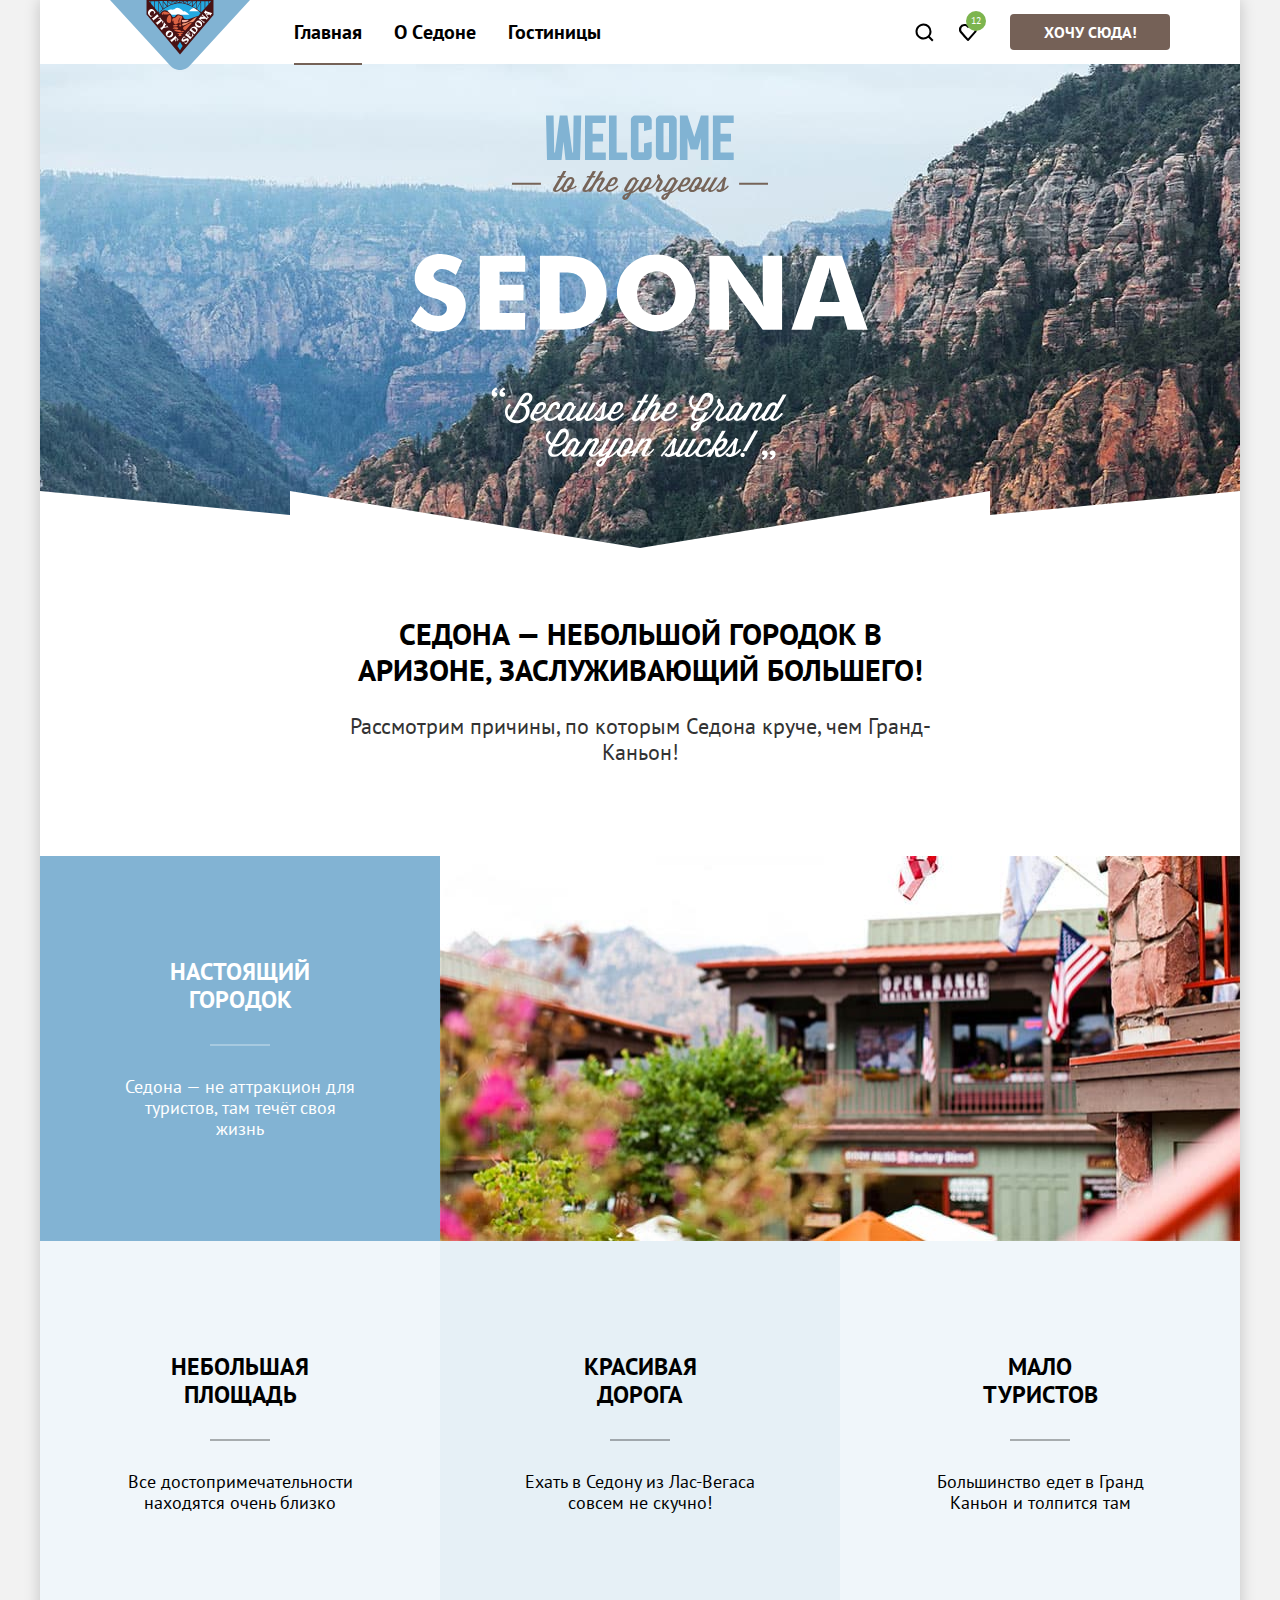
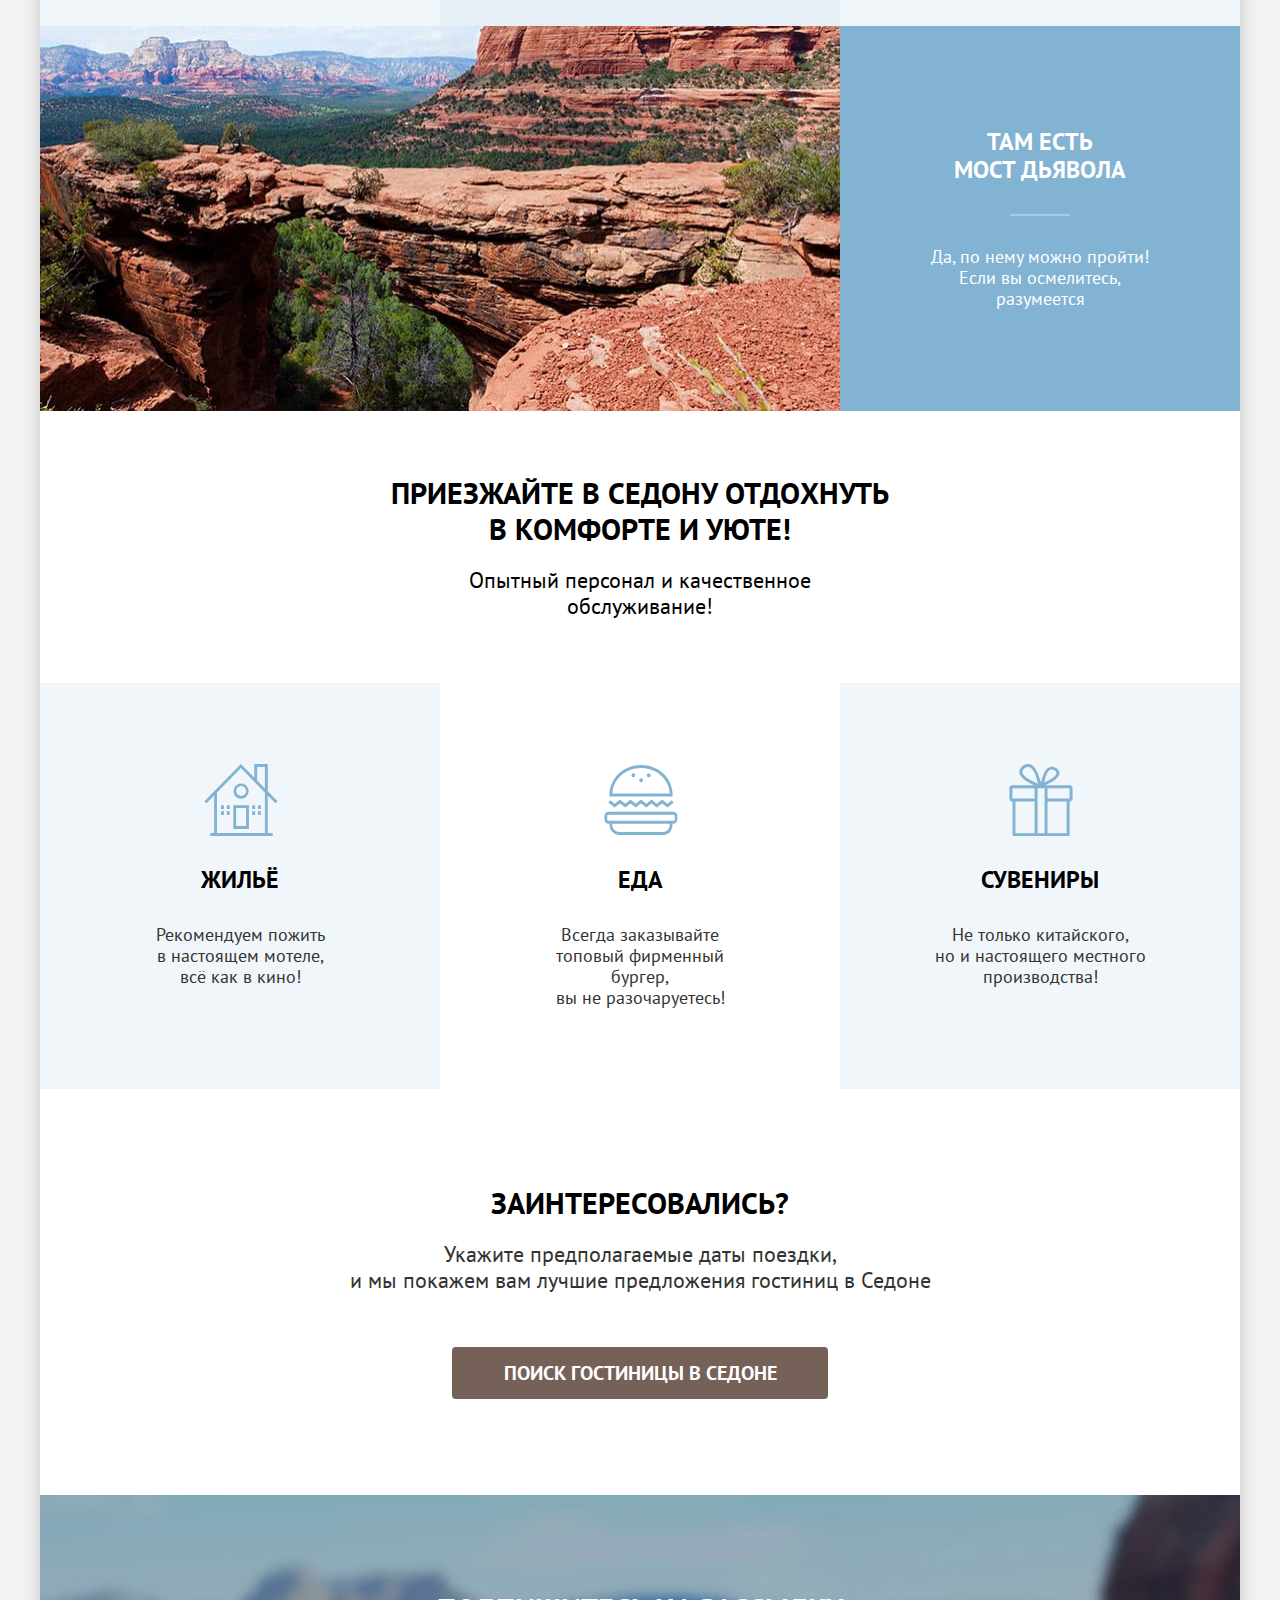
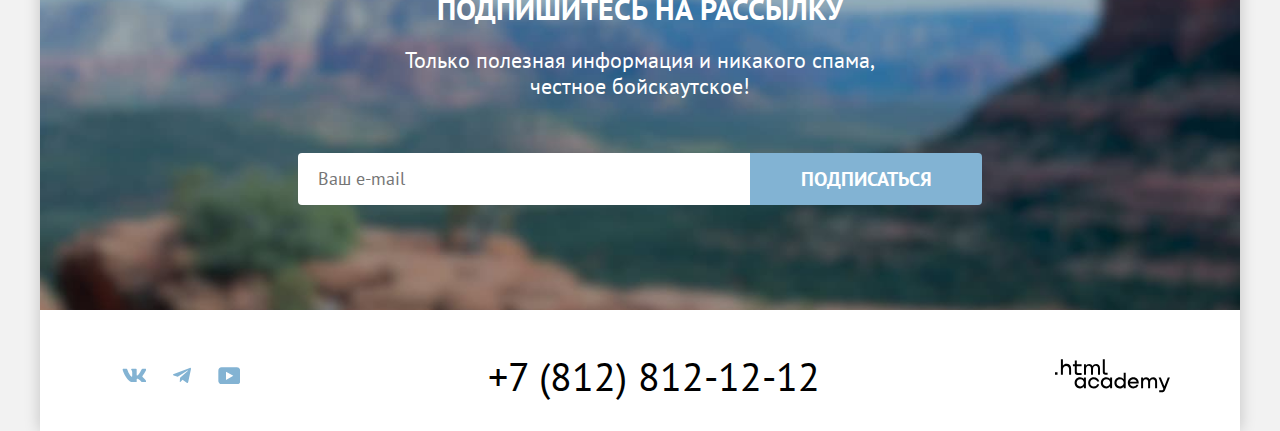
<file: index.html>
<!DOCTYPE html>
<html lang="ru">
  <head>
    <meta charset="utf-8">
    <title>Sedona</title>
    <link rel="icon" href="favicon.ico">
    <link rel="icon" type="image/png" href="images/favicon.png">
    <link rel="stylesheet" href="styles/styles.css">
  </head>
  <body>
    <div class="shadow">
      <!--Header-->
    <header class="page-header">
        <a class="logo">
          <img class="logo-img" src="images/logo.svg" alt="Логотип City of Sedona." width="140" height="70">
        </a>
      <nav class="navigation">
        <ul class="navigation-list navigation-main">
          <li class="navigation-item navigation-item-main">
            <a class="navigation-link navigation-link-current" href="#">Главная</a>
          </li>
          <li class="navigation-item navigation-item-main">
            <a class="navigation-link" href="#">О Cедоне</a>
          </li>
          <li class="navigation-item navigation-item-main">
            <a class="navigation-link" href="catalog.html">Гостиницы</a>
          </li>
        </ul>
        <ul class="navigation-list navigation-user">
          <li class="navigation-item navigation-search">
            <a class="navigation-link navigation-link-icon" href="#">
              <span class="visually-hidden">Поиск</span>
            </a>
          </li>
          <li class="navigation-item navigation-heart">
            <a class="navigation-link navigation-link-icon" href="#">
              <span class="visually-hidden">Избранное</span>
                <div class="favorites-number">
                  <span>12</span>
                </div>
            </a>
          </li>
          <li class="navigation-item">
            <button class="button button-want" type="button">Хочу сюда!</button>
          </li>
        </ul>
      </nav>
    </header>

        <!--Main-->

    <main class="main-container">
      <div class="page-container">
        <section class="hero">
          <h1 class="visually-hidden" hidden>Сайт города Седоны</h1>
            <img class="hero-logo" src="images/welcome.svg" alt="WELCOME -to the gargeous- SEDONA Becouse the Grand Conyon sucks!" width="458" height="352">
        </section>

        <!--Advantages-->

        <section class="advantages">
          <h2 class="title advantages-title">Седона — небольшой городок в Аризоне, заслуживающий большего!</h2>
            <p class="text advantages-title-text">Рассмотрим причины, по которым Седона круче, чем Гранд-Каньон!</p>
          <ul class="advantages-list">
              <li class="advantages-item-with-images">
                <div class="advantages-block advantages-block-with-image">
                  <h3 class="title advantages-block-title advantages-block-title-white">Настоящий<br> городок</h3>
                    <p class="text advantages-block-description advantages-block-description-white">
                      Седона — не аттракцион для туристов, там течёт своя жизнь
                    </p>
                </div>
                  <img class="advantages-image" src="images/photo-street.jpg" alt="Фото улицы." width="800" height="385">
              </li>
              <li class="advantages-item">
                <div class="advantages-block">
                  <h3 class="title advantages-block-title">Небольшая<br> площадь</h3>
                    <p class="text advantages-block-description">
                      Все достопримечательности<br> находятся очень близко
                    </p>
                </div>
              </li>
              <li class="advantages-item">
                <div class="advantages-block">
                  <h3 class="title advantages-block-title">Красивая<br> дорога</h3>
                    <p class="text advantages-block-description">
                      Ехать в Седону из Лас-Вегаса<br> совсем не скучно!
                    </p>
                </div>
              </li>
              <li class="advantages-item">
                <div class="advantages-block">
                  <h3 class="title advantages-block-title">Мало<br> туристов</h3>
                    <p class="text advantages-block-description">
                      Большинство едет в Гранд<br> Каньон и толпится там
                    </p>
                </div>
              </li>
              <li class="advantages-item-with-images">
                <img class="advantages-image" src="images/photo-canyon.jpg" alt="Фото каньона." width="800" height="385">
                  <div class="advantages-block advantages-block-with-image">
                    <h3 class="title advantages-block-title advantages-block-title-white">Там есть<br> мост дьявола</h3>
                      <p class="text advantages-block-description advantages-block-description-white">
                      Да, по нему можно пройти!<br> Если вы осмелитесь,<br> разумеется
                      </p>
                  </div>
              </li>
            </ul>
        </section>

        <!--Service-->

        <section class="services-intro">
          <h2 class="title services-intro-title">Приезжайте в Седону отдохнуть<br> в комфорте и уюте!</h2>
          <p class="text services-intro-text">Опытный персонал и качественное обслуживание!</p>
        </section>

        <section class="services">
          <h2 class="visually-hidden" hidden>Услуги</h2>
          <ul class="services-list">
            <li class="services-item">
              <article class="services-advantage services-advantage-hous">
                <h3 class=" title services-description-title">ЖИЛЬЁ</h3>
                  <p class="text services-description-text">
                  Рекомендуем пожить<br> в настоящем мотеле,<br> всё как в кино!
                  </p>
              </article>
            </li>
            <li class="services-item">
              <article class="services-advantage services-advantage-food">
                <h3 class="title services-description-title">ЕДА</h3>
                  <p class="text services-description-text">
                  Всегда заказывайте<br> топовый фирменный бургер,<br> вы не разочаруетесь!
                  </p>
              </article>
            </li>
            <li class="services-item">
              <article class="services-advantage services-advantage-gift">
                <h3 class="title services-description-title">СУВЕНИРЫ</h3>
                  <p class="text services-description-text">
                  Не только китайского,<br> но и настоящего местного производства!
                  </p>
              </article>
            </li>
          </ul>
        </section>

        <!--Interested-->

        <section class="interested">
          <h2 class="title interested-title">Заинтересовались?</h2>
            <p class="text interested-text">
            Укажите предполагаемые даты поездки,<br> и мы покажем вам лучшие
            предложения гостиниц в Седоне
            </p>
          <button class="button button-interested" type="button">
            Поиск гостиницы в седоне
          </button>
        </section>
      </div>
    </main>

        <!--Subscription-->

        <section class="subscription">
          <div class="subscription-block">
            <h2 class="title subscription-title">Подпишитесь на рассылку</h2>
            <p class="text subscription-text">
              Только полезная информация и никакого спама,<br> честное бойскаутское!
            </p>
          </div>
            <form class="subscription-form" action="https://echo.htmlacademy.ru/" method="post">
              <label class="visually-hidden" for="subscription-email">Email</label>
              <input class="field" placeholder="Ваш e-mail" type="email" name="subcription-email" id="subscription-email" required>
              <button class="button subscription-button" type="submit"> Подписаться </button>
            </form>
        </section>

    <!--Footer-->
      <footer class="page-footer">
        <section class="footer-social">
          <h2 class="visually-hidden">Социальные сети</h2>
          <ul class="footer-social-list">
            <li class="footer-social-item">
              <a class="social-link social-link-vk" href="https://vk.com/htmlacademy">
                <svg aria-hidden="true" focusable="false" width="24" height="14" xmlns="http://www.w3.org/2000/svg">
                  <path class="icon-path" fill-rule="evenodd" d="M24.116 1.804c.166-.546 0-.948-.795-.948h-2.625c-.668 0-.976.347-1.143.73 0 0-1.335 3.196-3.226 5.272-.612.602-.89.793-1.224.793-.167 0-.418-.19-.418-.738V1.804c0-.656-.184-.948-.74-.948H9.817c-.417 0-.668.304-.668.593 0 .621.946.765 1.043 2.513V7.76c0 .833-.153.984-.487.984-.89 0-3.055-3.21-4.34-6.885-.249-.715-.5-1.003-1.172-1.003H1.566c-.75 0-.9.347-.9.73 0 .682.89 4.07 4.145 8.551 2.17 3.06 5.225 4.72 8.008 4.72 1.67 0 1.875-.369 1.875-1.004V11.54c0-.737.158-.884.687-.884.39 0 1.057.192 2.615 1.667 1.78 1.75 2.073 2.533 3.075 2.533h2.625c.75 0 1.126-.368.91-1.096-.238-.724-1.088-1.775-2.215-3.022-.612-.71-1.53-1.475-1.809-1.858-.389-.49-.278-.71 0-1.147 0 0 3.2-4.426 3.533-5.929h.001Z" clip-rule="evenodd"/>
                </svg>
                <p class="visually-hidden">ВКонтакте</p>
              </a>
            </li>

            <li class="footer-social-item">
              <a class="social-link social-link-telegram" href="https://t.me/htmlacademy">
                <svg aria-hidden="true" focusable="false" width="18" height="16" xmlns="http://www.w3.org/2000/svg">
                  <path class="icon-path" fill-rule="evenodd" d="M16.785.956.84 7.104C-.248 7.541-.24 8.148.64 8.42l4.094 1.277 9.472-5.976c.448-.272.857-.126.52.173l-7.673 6.925H7.05l.002.001-.283 4.22c.414 0 .597-.19.829-.414l1.988-1.934 4.136 3.055c.762.42 1.31.205 1.5-.706l2.715-12.795c.278-1.114-.425-1.618-1.153-1.29Z"/>
                </svg>
                <p class="visually-hidden">Телеграм</p>
              </a>
            </li>

            <li class="footer-social-item">
              <a class="social-link social-link-youtube" href="https://www.youtube.com/@HTMLAcademyRUS/featured">
                <svg aria-hidden="true" focusable="false" width="22" height="17" xmlns="http://www.w3.org/2000/svg">
                  <path class="icon-path" fill-rule="evenodd" d="M18.94.356H3.507C1.647.356.333 1.95.333 3.756V13.85c0 1.913 1.314 3.506 3.174 3.506H19.16c1.642 0 3.174-1.593 3.174-3.4v-10.2c-.219-1.806-1.532-3.4-3.393-3.4ZM7.995 12.894V4.819l7.333 4.037-7.333 4.038Z"/>
                </svg>
                <p class="visually-hidden">YouTube</p>
              </a>
            </li>
          </ul>
        </section>

        <section class="footer-contacts">
          <h2 class="visually-hidden">Контакты</h2>
          <address class="footer-contacts-address">
            <a class="footer-contacts-adress-phone" href="tel:+78128121212">+7&nbsp;(812)&nbsp;812-12-12</a>
          </address>
        </section>

        <section class="footer-academy">
          <h2 class="visually-hidden">Копирайт</h2>
          <a class="htmlacademy-link" href="https://htmlacademy.ru/">
            <svg xmlns="http://www.w3.org/2000/svg" width="115" height="34">
              <path class="icon-htmlacademy" d="M0 13.256v2.6h2.5v-2.6H0ZM11.6 4.856c-1.6 0-2.8.7-3.6 1.7h-.1v-6.2h-2v15.5h2v-5.3c0-2.1 1.3-3.6 3.3-3.6 1.8 0 2.9 1.4 2.9 3.2v5.7h2v-6.1c.1-3-1.8-4.9-4.5-4.9ZM26.6 5.156h-4.8v-3.7h-2v3.8h-1.9v2h1.9v6c0 1.7 1 2.7 2.7 2.7h4.1v-2h-3.7c-.7 0-1.1-.4-1.1-1.1v-5.7h4.8v-2ZM41.1 4.956c-1.6 0-2.9.8-3.5 2.1h-.1c-.6-1.2-1.8-2.1-3.4-2.1-1.4 0-2.5.8-3.1 1.8h-.1v-1.6H29v10.6h2v-5.4c0-2 1-3.5 2.6-3.5 1.5 0 2.4 1 2.4 2.6v6.3h2v-5.6c0-2.4 1.4-3.3 2.6-3.3 1.5 0 2.4 1 2.4 2.6v6.3h2v-6.5c.1-2.5-1.4-4.3-3.9-4.3ZM47.8 13.056c0 1.7 1 2.7 2.8 2.7h2v-2h-1.7c-.7 0-1.1-.4-1.1-1.1V.356h-2v12.7ZM28.9 20.056c-.9-1.1-2.2-1.8-3.9-1.8-3.1 0-5.4 2.3-5.4 5.6s2.3 5.6 5.4 5.6c1.8 0 3-.8 3.8-1.9h.1v1.6h2v-10.6h-2v1.5Zm-3.6 7.4c-2.2 0-3.6-1.6-3.6-3.6s1.4-3.6 3.6-3.6 3.6 1.6 3.6 3.6c0 1.9-1.4 3.6-3.6 3.6ZM44.2 22.356c-.5-2.4-2.6-4.1-5.4-4.1-3.4 0-5.6 2.5-5.6 5.6 0 3.1 2.2 5.6 5.6 5.6 2.8 0 4.9-1.8 5.4-4.2h-2.1c-.4 1.3-1.7 2.3-3.3 2.3-2.2 0-3.6-1.6-3.6-3.6s1.4-3.6 3.6-3.6c1.6 0 2.8 1 3.3 2.2h2.1v-.2ZM55.1 20.056c-.9-1.1-2.2-1.8-3.9-1.8-3.1 0-5.4 2.3-5.4 5.6s2.3 5.6 5.4 5.6c1.8 0 3-.8 3.8-1.9h.1v1.6h2v-10.6h-2v1.5Zm-3.6 7.4c-2.2 0-3.6-1.6-3.6-3.6s1.4-3.6 3.6-3.6 3.6 1.6 3.6 3.6c0 1.9-1.5 3.6-3.6 3.6ZM68.7 20.156c-.9-1.1-2.2-1.9-3.9-1.9-3.1 0-5.4 2.3-5.4 5.6s2.2 5.6 5.4 5.6c1.7 0 3-.8 3.8-1.8h.1v1.5h2v-15.4h-2v6.4Zm-3.6 7.3c-2.2 0-3.6-1.6-3.6-3.6s1.4-3.6 3.6-3.6 3.6 1.6 3.6 3.6c-.1 2-1.5 3.6-3.6 3.6ZM78.3 18.256c-3.3 0-5.5 2.5-5.5 5.6 0 3 2.1 5.6 5.5 5.6 2.5 0 4.5-1.3 5.2-3.6h-2.1c-.5 1-1.6 1.6-3 1.6-1.9 0-3.3-1.3-3.4-2.9h8.8c.2-3.6-2-6.3-5.5-6.3Zm0 1.9c1.7 0 3 1 3.3 2.6h-6.5c.3-1.5 1.5-2.6 3.2-2.6ZM98.2 18.256c-1.6 0-2.9.8-3.6 2h-.1c-.6-1.2-1.8-2-3.4-2-1.4 0-2.5.7-3.1 1.8v-1.5h-1.9v10.6h2v-5.4c0-2 1-3.4 2.6-3.5 1.5 0 2.4 1 2.4 2.6v6.3h2v-5.6c0-2.4 1.4-3.3 2.6-3.3 1.5 0 2.4 1 2.4 2.6v6.3h2v-6.5c.1-2.6-1.4-4.4-3.9-4.4ZM109.4 27.356l-3.6-8.9h-2.2l4.8 11.6c-.3.9-.7 1.2-1.7 1.2h-2.5v2h2.5c1.8 0 2.8-.8 3.5-2.6l4.7-12.2h-2.1l-3.4 8.9Z"/></svg>
            <p class="visually-hidden">htmlAcademy</p>
          </a>
        </section>
      </footer>
     </div>

  <!--Modal-->
    <div class="modal-container modal-container-close">
      <div class="modal modal-search">
        <section class="modal-content">
          <h2 class="modal-title">Поиск гостиницы в Седоне</h2>
          <form class="seacrh-form" action="https://echo.htmlacademy.ru/" method="post">
            <div class="block-date-fields">
              <label class="field-group-date" for="date-from">
                Дата Заезда:
              </label>
              <input class="field-date" name="date-from" id="date-from" placeholder="Укажите дату" value="27 апреля 2020" type="text">
            </div>
            <p class="text-red">Мы не можем отправить вас в прошлое.</p>
            <div class="block-date-fields">
              <label class="field-group-date" for="date-to">
                Дата Выезда:
              </label>
              <input class="field-date" name="date-to" id="date-to" placeholder="Укажите дату" value="1 сентября 2023" type="text">
            </div>
            <p class="text-under text-black">На эти даты есть свободные номера. Пока есть.</p>
            <div class="guests-quantity-block">
              <div class="adults-counter-block">
                <label class="adults" for="adults-quantity">Взрослые:</label>
                <div class="switch">
                  <div class="adults-child-block">
                    <button class="adults-child-minus" type="button">
                      <svg aria-hidden="true" focusable="false" xmlns="http://www.w3.org/2000/svg" width="14" height="2" fill="none" viewBox="0 0 14 2">
                        <path class="icon-minus-path" d="M0 0v2h14V0H0Z"/>
                      </svg>
                    </button>
                    <input class="adults-child" name="adults-quantity" id="adults-quantity" placeholder="2" value="2" type="text">
                    <button class="adults-child-plus" type="button">
                      <svg aria-hidden="true" focusable="false" xmlns="http://www.w3.org/2000/svg" width="14" height="14" fill="none" viewBox="0 0 14 14">
                        <path class="icon-plus-path" d="M14 6H8V0H6v6H0v2h6v6h2V8h6V6Z"/>
                      </svg>
                    </button>
                  </div>
                </div>
              </div>
              <div class="child-counter-block">
                <div class="child-label">
                  <label class="child" for="children-quantity">Дети:</label>
                  <div class="circle-round-block">
                    <button class="circle-round-i" type="button" aria-labelledby="tooltip-label-date">
                      <svg aria-hidden="true" focusable="false" xmlns="http://www.w3.org/2000/svg" width="2" height="12" fill="none" viewBox="0 0 2 12">
                        <path class="tooltip-icon" fill-rule="evenodd" d="M0 0h2v2H0V0Zm2 12H0V3h2v9Z" clip-rule="evenodd"/>
                      </svg>
                    </button>
                    <span class="pop-up text-inside-pop-up" role="tooltip" id="tooltip-label-date">Укажите количество детей, которые будут с вами, возраст которых от 6 до 18 лет. Дети до 6 лет размещаются бесплатно.</span>
                  </div>
                </div>

                <div class="switch">
                  <div class="adults-child-block">
                    <button class="adults-child-minus" type="button">
                      <svg aria-hidden="true" focusable="false" xmlns="http://www.w3.org/2000/svg" width="14" height="2" fill="none" viewBox="0 0 14 2">
                        <path class="icon-minus-path" d="M0 0v2h14V0H0Z"/>
                      </svg>
                    </button>
                    <input class="adults-child" name="children-quantity" id="children-quantity" placeholder="2" value="2" type="text">
                    <button class="adults-child-plus" type="button">
                      <svg aria-hidden="true" focusable="false" xmlns="http://www.w3.org/2000/svg" width="14" height="14" fill="none" viewBox="0 0 14 14">
                        <path class="icon-plus-path" d="M14 6H8V0H6v6H0v2h6v6h2V8h6V6Z"/>
                      </svg>
                    </button>
                  </div>
                </div>
              </div>
            </div>
            <button class="button search-form-button" type="submit">Найти</button>
          </form>
        </section>
        <button class="modal-close-button" type="button">
          <span class="visually-hidden">Закрыть.</span>
          <svg aria-hidden="true" focusable="false" xmlns="http://www.w3.org/2000/svg" width="20" height="20" fill="none" viewBox="0 0 20 20">
            <path class="icon-cross-path" d="M17 4.292 15.708 3 10 8.708 4.292 3 3 4.292 8.708 10 3 15.708 4.292 17 10 11.292 15.708 17 17 15.708 11.292 10 17 4.292Z"/>
          </svg>
        </button>
      </div>
    </div>
  </body>
</html>
</file>
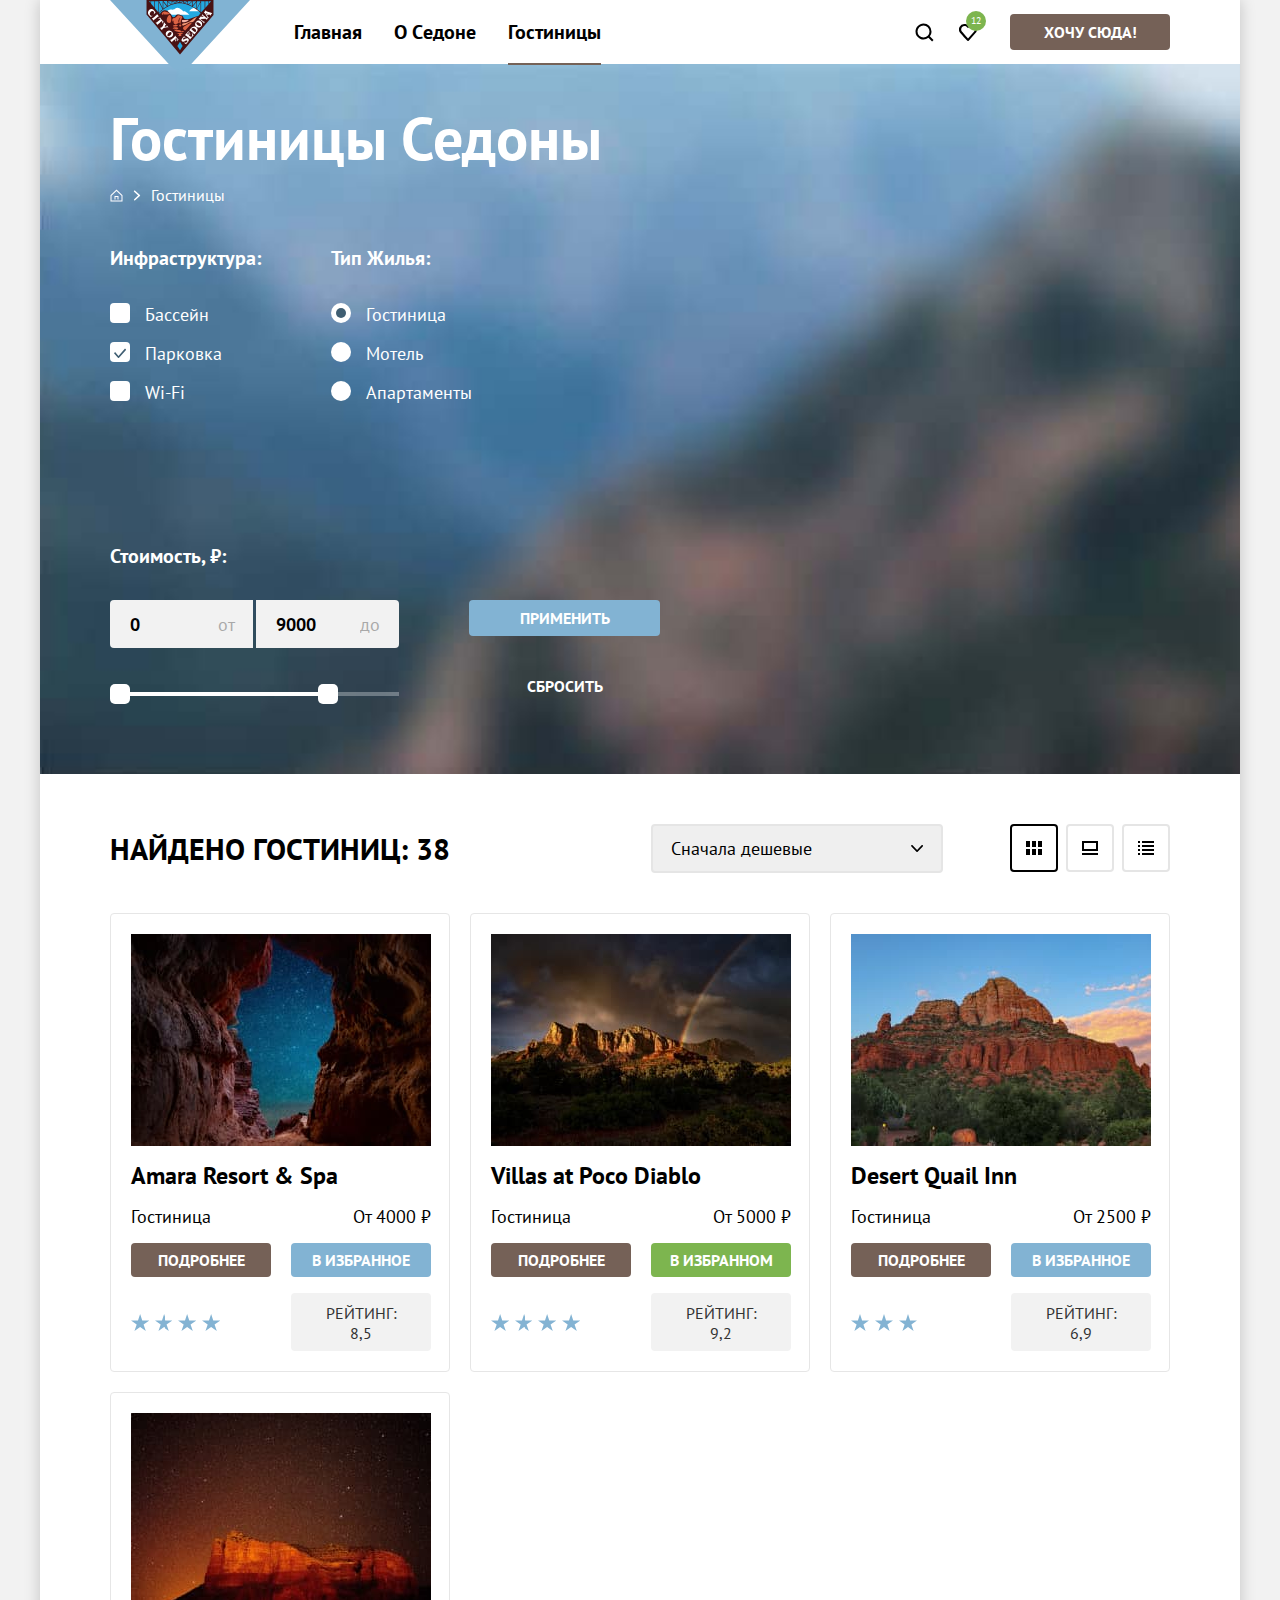
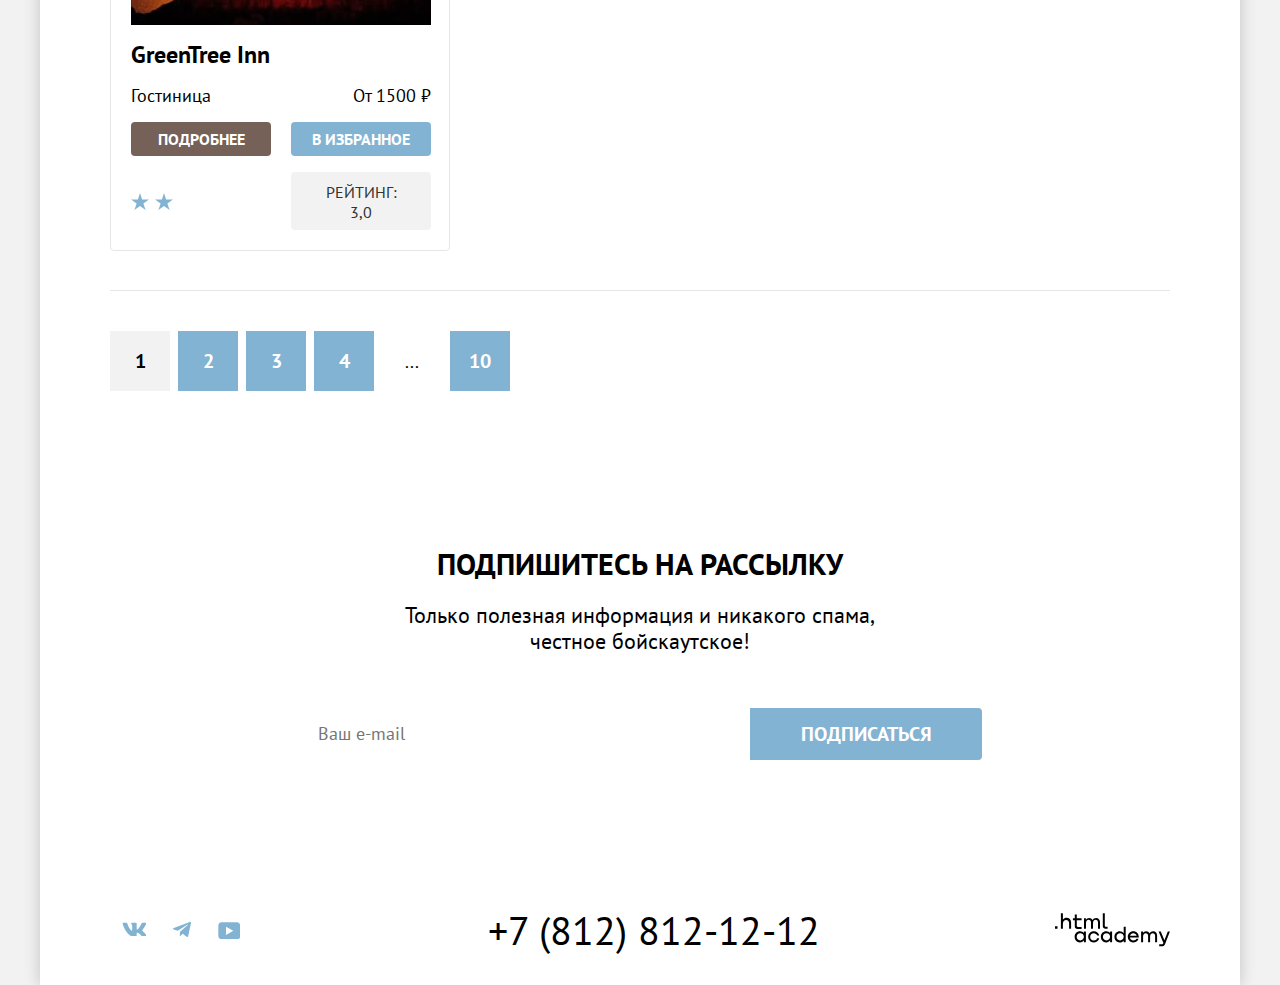
<file: catalog.html>
<!DOCTYPE html>
<html lang="ru">
  <head>
    <meta charset="utf-8">
    <title>Sedona</title>
    <link rel="icon" href="favicon.ico">
    <link rel="icon" type="image/png" href="images/favicon.png">
    <link rel="stylesheet" href="styles/styles.css">
  </head>
  <body>
    <div class="shadow">
    <!--Header-->

  <header class="page-header">
      <a class="logo" href="index.html">
        <img class="logo-img" src="images/logo.svg" alt="Логотип City of Sedona." width="140" height="70">
      </a>
    <nav class="navigation">
      <ul class="navigation-list navigation-main">
        <li class="navigation-item navigation-item-main">
          <a class="navigation-link" href="index.html">Главная</a>
        </li>
        <li class="navigation-item navigation-item-main">
          <a class="navigation-link" href="#">О Cедоне</a>
        </li>
        <li class="navigation-item navigation-item-main">
          <a class="navigation-link navigation-link-current" href="#">Гостиницы</a>
        </li>
      </ul>
      <ul class="navigation-list navigation-user">
        <li class="navigation-item navigation-search">
          <a class="navigation-link navigation-link-icon" href="#">
            <span class="visually-hidden">Поиск</span>
          </a>
        </li>
        <li class="navigation-item navigation-heart">
          <a class="navigation-link navigation-link-icon" href="#">
            <span class="visually-hidden">Избранное</span>
              <div class="favorites-number">
                <span>12</span>
              </div>
          </a>
        </li>
        <li class="navigation-item">
          <button class="button button-want" type="button">Хочу сюда!</button>
        </li>
      </ul>
    </nav>
  </header>

<!--Main-->

<main class="main-container">
  <div class="page-container">
    <header class="inner-header">
      <h1 class="inner-header-title">Гостиницы Седоны</h1>
      <ul class="breadcrumbs">
        <li class="breadcrumbs-item">
          <a class="breadcrumbs-link" href="index.html">
            <span class="visually-hidden">Домой.</span>
          </a>
        </li>

        <li class="breadcrumbs-item">
          <a class="breadcrumbs-point">Гостиницы</a>
        </li>
      </ul>

      <section class="filters">
        <h2 class="visually-hidden">Фильтры для поиска жилья в Седоне.</h2>
        <form class="catalog-filter" action="https://echo.htmlacademy.ru/" method="get">
          <div class="catalog-columns">
            <div class="left-columns">
            <fieldset class="catalog-filter-group">
              <legend class="catalog-filter-title">Инфраструктура:</legend>
              <ul class="catalog-filter-list">
                <li class="catalog-filter-item">
                  <label class="control">
                    <input class="visually-hidden control-input" type="checkbox" name="swimming-pool">
                    <span class="control-mark"></span>
                    <span class="control-label">Бассейн</span>
                  </label>
                </li>
                <li class="catalog-filter-item">
                  <label class="control">
                    <input class="visually-hidden control-input" type="checkbox" name="parking" checked>
                    <span class="control-mark"></span>
                    <span class="control-label">Парковка</span>
                  </label>
                </li>
                <li class="catalog-filter-item">
                  <label class="control">
                    <input class="visually-hidden control-input" type="checkbox" name="wi-fi">
                    <span class="control-mark"></span>
                    <span class="control-label">Wi-Fi</span>
                  </label>
                </li>
              </ul>
            </fieldset>



            <fieldset class="catalog-filter-group">
              <legend class="catalog-filter-title">Тип Жилья:</legend>
                <ul class="catalog-filter-list">
                  <li class="catalog-filter-item">
                    <label class="control">
                      <input class="visually-hidden control-input" type="radio" name="housing-type" value="hotel" checked>
                      <span class="control-mark"></span>
                      <span class="control-label">Гостиница</span>
                    </label>
                  </li>
                  <li class="catalog-filter-item">
                    <label class="control">
                      <input class="visually-hidden control-input" type="radio" name="housing-type" value="motel">
                      <span class="control-mark"></span>
                      <span class="control-label">Мотель</span>
                    </label>
                  </li>
                  <li class="catalog-filter-item">
                    <label class="control">
                      <input class="visually-hidden control-input" type="radio" name="housing-type" value="apartments">
                      <span class="control-mark"></span>
                      <span class="control-label">Апартаменты</span>
                    </label>
                  </li>
                </ul>
            </fieldset>
            </div>


            <div class="right-columns">
            <fieldset class="catalog-filter-price">
              <legend class="catalog-filter-price-title">Стоимость, ₽:</legend>

              <div class="range">
                <div class="range-wrapper-inputs">
                  <div class="catalog-filter-label">
                    <input class="price" name="price-from" placeholder="min" value="0" type="text">
                    <label class="price-from">от</label>
                  </div>

                  <div class="catalog-filter-label">
                    <input class="price price-label" name="price-before" placeholder="max" value="9000" type="text">
                    <label class="price-before">до</label>
                  </div>
                </div>


                <div class="range-scale">
                  <div class="range-bar" style="width: 226px">
                    <button class="range-toggle toggle-min" type="button">
                      <span class="visually-hidden">Изменить минимальную цену.</span>
                    </button>
                    <button class="range-toggle toggle-max" type="button">
                      <span class="visually-hidden">Изменить максимальную цену.</span>
                    </button>
                  </div>
                </div>
              </div>
            </fieldset>


            <div class="button-filter">
              <button class="button button-accept" type="submit">Применить</button>
              <button class="button button-reset" type="reset">Сбросить</button>
            </div>
          </div>
          </div>
        </form>
      </section>
    </header>


    <section class="catalog-card-container">
      <div class="result-container">
        <h2 class="title result-title">Найдено гостиниц: 38</h2>
        <select class="select-control" aria-label="Сортировка.">
          <option value="cheap">Сначала дешевые</option>
          <option value="expensive">Сначала дорогие</option>
          <option value="popular">Сначала популярные</option>
        </select>
        <div class="view">
          <a class="view-icon view-cards view-icon-current" href="#">
            <span class="visually-hidden">Показать карточки.</span>
          </a>
          <a class="view-icon view-large" href="#">
            <span class="visually-hidden">Показать список.</span>
          </a>
          <a class="view-icon view-list" href="#">
            <span class="visually-hidden">Показать одну карточку на странице.</span>
          </a>
        </div>
      </div>

        <ul class="product-card">
          <li class="product-card-item">
            <article class="card">
              <img class="product-card-image" src="images/catalog/hotel-amara.jpg" alt="Фото гостиницы Amara Resort & Spa." width="300" height="212">
              <h3 class="product-card-title">Amara Resort & Spa</h3>
              <span class="title-text product-card-type-home">Гостиница</span>
              <span class="title-text product-card-price">От 4000 ₽</span>
              <a class="button button-detail" href="#">Подробнее</a>
              <button class="button button-favorite" type="submit">
                В избранное
              </button>
              <div class="stars stars-4">
                <span class="star"></span>
                </div>
              <span class="card-rating">Рейтинг: 8,5</span>
            </article>
          </li>
          <li class="product-card-item">
            <article class="card">
              <img class="product-card-image" src="images/catalog/hotel-villas.jpg" alt="Фото гостиницы Villas at Poco Diablo." width="300" height="212">
              <h3 class="product-card-title">Villas at Poco Diablo</h3>
              <span class="title-text product-card-type-home">Гостиница</span>
              <span class="title-text product-card-price">От 5000 ₽</span>
              <a class="button button-detail" href="#">Подробнее</a>
              <button class="button button-favorite button-favorite-active" type="submit">
                В избранноm
              </button>
              <div class="stars stars-4">
                <span class="star"></span>
                </div>
              <span class="card-rating">Рейтинг: 9,2</span>
            </article>
          </li>
          <li class="product-card-item card-no-margin">
            <article class="card">
              <img class="product-card-image" src="images/catalog/hotel-desert.jpg" alt="Фото гостиницы Desert Quail Inn." width="300" height="212">
              <h3 class="product-card-title">Desert Quail Inn</h3>
              <span class="title-text product-card-type-home">Гостиница</span>
              <span class="title-text product-card-price">От 2500 ₽</span>
              <a class="button button-detail" href="#">Подробнее</a>
              <button class="button button-favorite" type="submit">
                В избранное
              </button>
              <div class="stars stars-3">
                <span class="star"></span>
                </div>
              <span class="card-rating">Рейтинг: 6,9</span>
            </article>
          </li>
          <li class="product-card-item card-no-margin">
            <article class="card">
              <img class="product-card-image" src="images/catalog/hotel-green.jpg" alt="Фото гостиницы GreenTree Inn." width="300" height="212">
              <h3 class="product-card-title">GreenTree Inn</h3>
              <span class="title-text product-card-type-home">Гостиница</span>
              <span class="title-text product-card-price">От 1500 ₽</span>
              <a class="button button-detail" href="#">Подробнее</a>
              <button class="button button-favorite" type="submit">
                В избранное
              </button>
              <div class="stars stars-2">
                <span class="star"></span>
                </div>
              <span class="card-rating">Рейтинг: 3,0</span>
            </article>
          </li>
        </ul>
        <footer class="footer-search">
          <h3 class="visually-hidden" hidden>Загрузить еще.</h3>
          <ul class="pagination-list">
            <li class="pagination-item pagination-item-active">
              <a class="button-pagination-link">1</a>
            </li>
            <li class="pagination-item">
              <a class="button-pagination-link" href="#">2</a>
            </li>
            <li class="pagination-item">
              <a class="button-pagination-link" href="#">3</a>
            </li>
            <li class="pagination-item">
              <a class="button-pagination-link" href="#">4</a>
            </li>
            <li class="pagination-item-points">
              <a class="button-pagination-link">...</a>
            </li>
            <li class="pagination-item">
              <a class="button-pagination-link" href="#">10</a>
            </li>
          </ul>
        </footer>
      </section>

      </div>
    </main>

    <!--Subscription-->

    <section class="subscription-catalog">
      <div class="subscription-block subscription-block-catalog">
        <h2 class="title subscription-title subscription-title-catalog">Подпишитесь на рассылку</h2>
        <p class="text subscription-text subscription-text-catalog">
          Только полезная информация и никакого спама,<br> честное бойскаутское!
        </p>
      </div>
        <form class="subscription-form" action="https://echo.htmlacademy.ru/" method="post">
          <label class="visually-hidden" for="subscription-email">Email</label>
          <input class="field" placeholder="Ваш e-mail" type="email" name="subcription-email" id="subscription-email" required>
          <button class="button subscription-button" type="submit"> Подписаться </button>
        </form>
    </section>

<!--Footer-->
<footer class="page-footer">
  <section class="footer-social">
    <h2 class="visually-hidden">Социальные сети</h2>
    <ul class="footer-social-list">
      <li class="footer-social-item">
        <a class="social-link social-link-vk" href="https://vk.com/htmlacademy">
          <svg aria-hidden="true" focusable="false" width="24" height="14" xmlns="http://www.w3.org/2000/svg">
            <path class="icon-path" fill-rule="evenodd" d="M24.116 1.804c.166-.546 0-.948-.795-.948h-2.625c-.668 0-.976.347-1.143.73 0 0-1.335 3.196-3.226 5.272-.612.602-.89.793-1.224.793-.167 0-.418-.19-.418-.738V1.804c0-.656-.184-.948-.74-.948H9.817c-.417 0-.668.304-.668.593 0 .621.946.765 1.043 2.513V7.76c0 .833-.153.984-.487.984-.89 0-3.055-3.21-4.34-6.885-.249-.715-.5-1.003-1.172-1.003H1.566c-.75 0-.9.347-.9.73 0 .682.89 4.07 4.145 8.551 2.17 3.06 5.225 4.72 8.008 4.72 1.67 0 1.875-.369 1.875-1.004V11.54c0-.737.158-.884.687-.884.39 0 1.057.192 2.615 1.667 1.78 1.75 2.073 2.533 3.075 2.533h2.625c.75 0 1.126-.368.91-1.096-.238-.724-1.088-1.775-2.215-3.022-.612-.71-1.53-1.475-1.809-1.858-.389-.49-.278-.71 0-1.147 0 0 3.2-4.426 3.533-5.929h.001Z" clip-rule="evenodd"/>
          </svg>
          <p class="visually-hidden">ВКонтакте</p>
        </a>
      </li>

      <li class="footer-social-item">
        <a class="social-link social-link-telegram" href="https://t.me/htmlacademy">
          <svg aria-hidden="true" focusable="false" width="18" height="16" xmlns="http://www.w3.org/2000/svg">
            <path class="icon-path" fill-rule="evenodd" d="M16.785.956.84 7.104C-.248 7.541-.24 8.148.64 8.42l4.094 1.277 9.472-5.976c.448-.272.857-.126.52.173l-7.673 6.925H7.05l.002.001-.283 4.22c.414 0 .597-.19.829-.414l1.988-1.934 4.136 3.055c.762.42 1.31.205 1.5-.706l2.715-12.795c.278-1.114-.425-1.618-1.153-1.29Z"/>
          </svg>
          <p class="visually-hidden">Телеграм</p>
        </a>
      </li>

      <li class="footer-social-item">
        <a class="social-link social-link-youtube" href="https://www.youtube.com/@HTMLAcademyRUS/featured">
          <svg aria-hidden="true" focusable="false" width="22" height="17" xmlns="http://www.w3.org/2000/svg">
            <path class="icon-path" fill-rule="evenodd" d="M18.94.356H3.507C1.647.356.333 1.95.333 3.756V13.85c0 1.913 1.314 3.506 3.174 3.506H19.16c1.642 0 3.174-1.593 3.174-3.4v-10.2c-.219-1.806-1.532-3.4-3.393-3.4ZM7.995 12.894V4.819l7.333 4.037-7.333 4.038Z"/>
          </svg>
          <p class="visually-hidden">YouTube</p>
        </a>
      </li>
    </ul>
  </section>

  <section class="footer-contacts">
    <h2 class="visually-hidden">Контакты</h2>
    <address class="footer-contacts-address">
      <a class="footer-contacts-adress-phone" href="tel:+78128121212">+7 (812) 812-12-12</a>
    </address>
  </section>

  <section class="footer-academy">
    <h2 class="visually-hidden">Копирайт</h2>
    <a class="htmlacademy-link" href="https://htmlacademy.ru/">
      <svg xmlns="http://www.w3.org/2000/svg" width="115" height="34">
        <path class="icon-htmlacademy" d="M0 13.256v2.6h2.5v-2.6H0ZM11.6 4.856c-1.6 0-2.8.7-3.6 1.7h-.1v-6.2h-2v15.5h2v-5.3c0-2.1 1.3-3.6 3.3-3.6 1.8 0 2.9 1.4 2.9 3.2v5.7h2v-6.1c.1-3-1.8-4.9-4.5-4.9ZM26.6 5.156h-4.8v-3.7h-2v3.8h-1.9v2h1.9v6c0 1.7 1 2.7 2.7 2.7h4.1v-2h-3.7c-.7 0-1.1-.4-1.1-1.1v-5.7h4.8v-2ZM41.1 4.956c-1.6 0-2.9.8-3.5 2.1h-.1c-.6-1.2-1.8-2.1-3.4-2.1-1.4 0-2.5.8-3.1 1.8h-.1v-1.6H29v10.6h2v-5.4c0-2 1-3.5 2.6-3.5 1.5 0 2.4 1 2.4 2.6v6.3h2v-5.6c0-2.4 1.4-3.3 2.6-3.3 1.5 0 2.4 1 2.4 2.6v6.3h2v-6.5c.1-2.5-1.4-4.3-3.9-4.3ZM47.8 13.056c0 1.7 1 2.7 2.8 2.7h2v-2h-1.7c-.7 0-1.1-.4-1.1-1.1V.356h-2v12.7ZM28.9 20.056c-.9-1.1-2.2-1.8-3.9-1.8-3.1 0-5.4 2.3-5.4 5.6s2.3 5.6 5.4 5.6c1.8 0 3-.8 3.8-1.9h.1v1.6h2v-10.6h-2v1.5Zm-3.6 7.4c-2.2 0-3.6-1.6-3.6-3.6s1.4-3.6 3.6-3.6 3.6 1.6 3.6 3.6c0 1.9-1.4 3.6-3.6 3.6ZM44.2 22.356c-.5-2.4-2.6-4.1-5.4-4.1-3.4 0-5.6 2.5-5.6 5.6 0 3.1 2.2 5.6 5.6 5.6 2.8 0 4.9-1.8 5.4-4.2h-2.1c-.4 1.3-1.7 2.3-3.3 2.3-2.2 0-3.6-1.6-3.6-3.6s1.4-3.6 3.6-3.6c1.6 0 2.8 1 3.3 2.2h2.1v-.2ZM55.1 20.056c-.9-1.1-2.2-1.8-3.9-1.8-3.1 0-5.4 2.3-5.4 5.6s2.3 5.6 5.4 5.6c1.8 0 3-.8 3.8-1.9h.1v1.6h2v-10.6h-2v1.5Zm-3.6 7.4c-2.2 0-3.6-1.6-3.6-3.6s1.4-3.6 3.6-3.6 3.6 1.6 3.6 3.6c0 1.9-1.5 3.6-3.6 3.6ZM68.7 20.156c-.9-1.1-2.2-1.9-3.9-1.9-3.1 0-5.4 2.3-5.4 5.6s2.2 5.6 5.4 5.6c1.7 0 3-.8 3.8-1.8h.1v1.5h2v-15.4h-2v6.4Zm-3.6 7.3c-2.2 0-3.6-1.6-3.6-3.6s1.4-3.6 3.6-3.6 3.6 1.6 3.6 3.6c-.1 2-1.5 3.6-3.6 3.6ZM78.3 18.256c-3.3 0-5.5 2.5-5.5 5.6 0 3 2.1 5.6 5.5 5.6 2.5 0 4.5-1.3 5.2-3.6h-2.1c-.5 1-1.6 1.6-3 1.6-1.9 0-3.3-1.3-3.4-2.9h8.8c.2-3.6-2-6.3-5.5-6.3Zm0 1.9c1.7 0 3 1 3.3 2.6h-6.5c.3-1.5 1.5-2.6 3.2-2.6ZM98.2 18.256c-1.6 0-2.9.8-3.6 2h-.1c-.6-1.2-1.8-2-3.4-2-1.4 0-2.5.7-3.1 1.8v-1.5h-1.9v10.6h2v-5.4c0-2 1-3.4 2.6-3.5 1.5 0 2.4 1 2.4 2.6v6.3h2v-5.6c0-2.4 1.4-3.3 2.6-3.3 1.5 0 2.4 1 2.4 2.6v6.3h2v-6.5c.1-2.6-1.4-4.4-3.9-4.4ZM109.4 27.356l-3.6-8.9h-2.2l4.8 11.6c-.3.9-.7 1.2-1.7 1.2h-2.5v2h2.5c1.8 0 2.8-.8 3.5-2.6l4.7-12.2h-2.1l-3.4 8.9Z"/></svg>
      <p class="visually-hidden">htmlAcademy</p>
    </a>
  </section>
</footer>
    </div>
  </body>
</html>
</file>
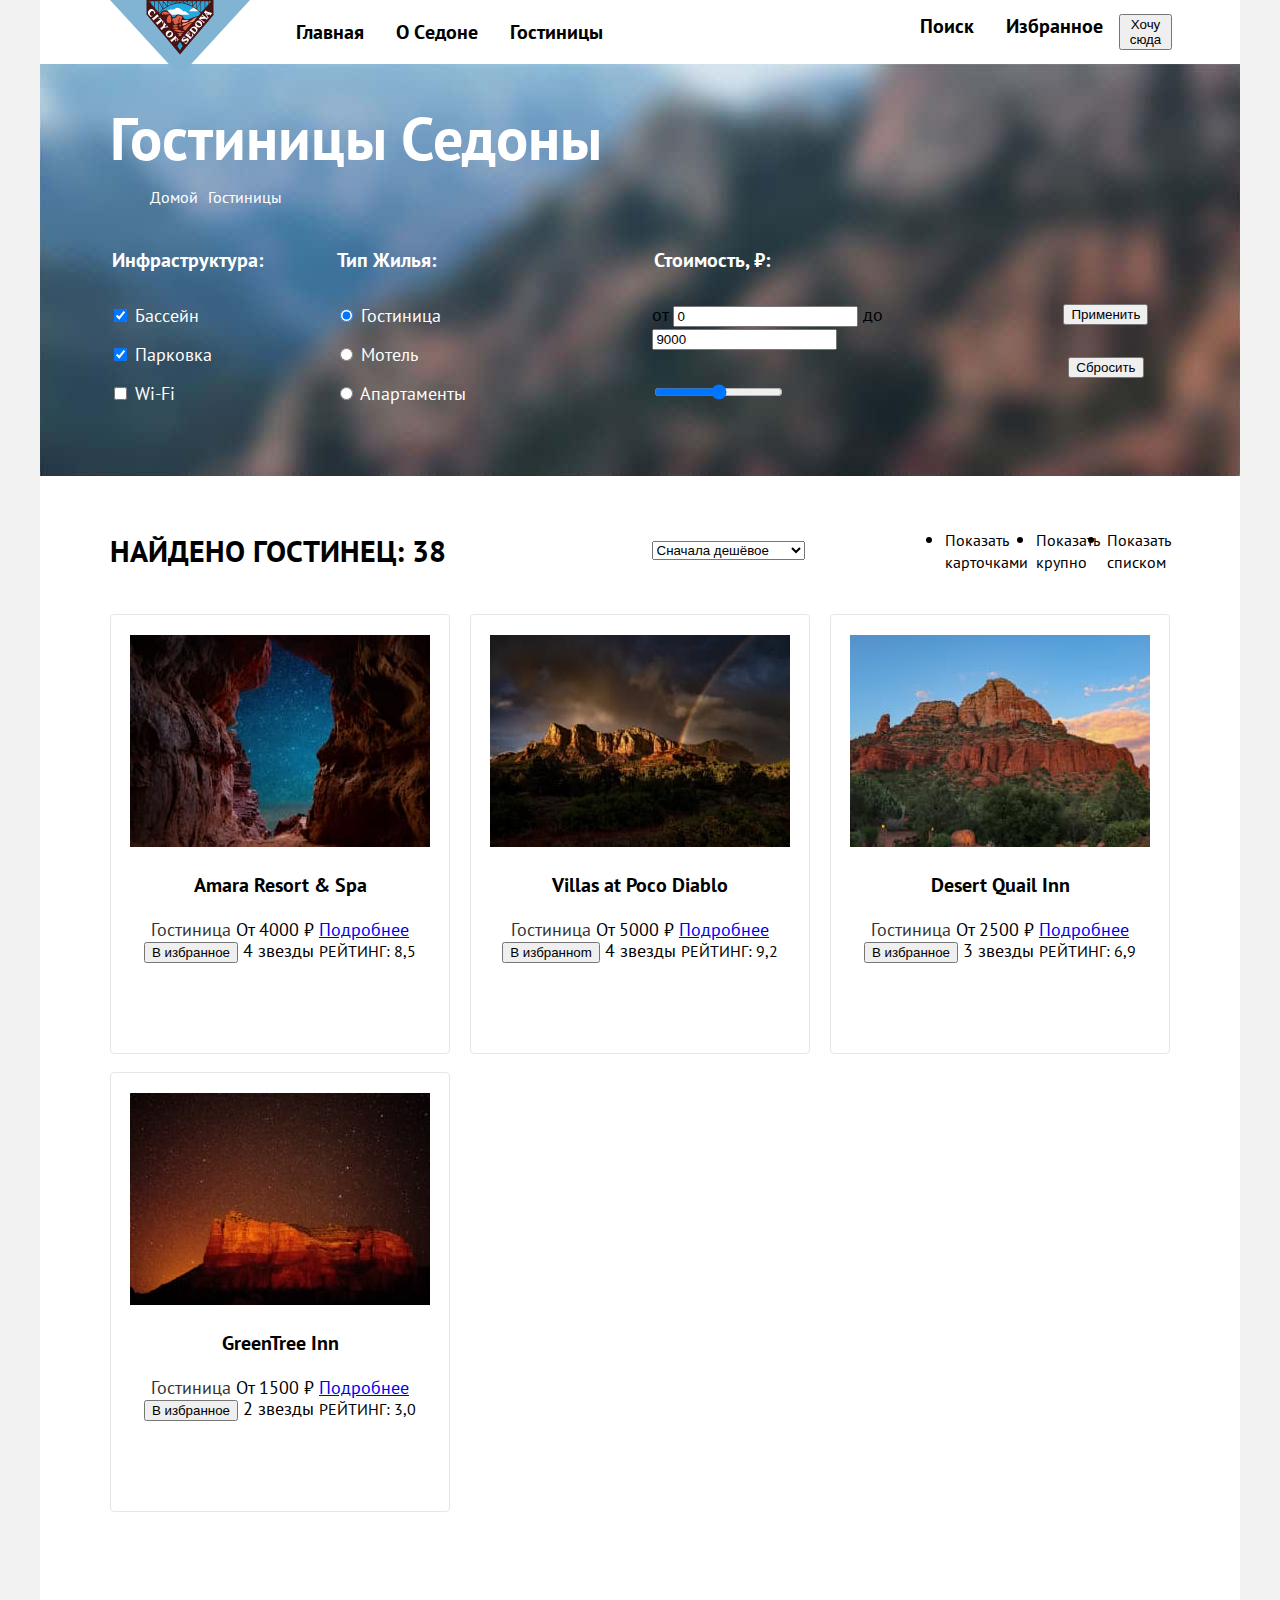
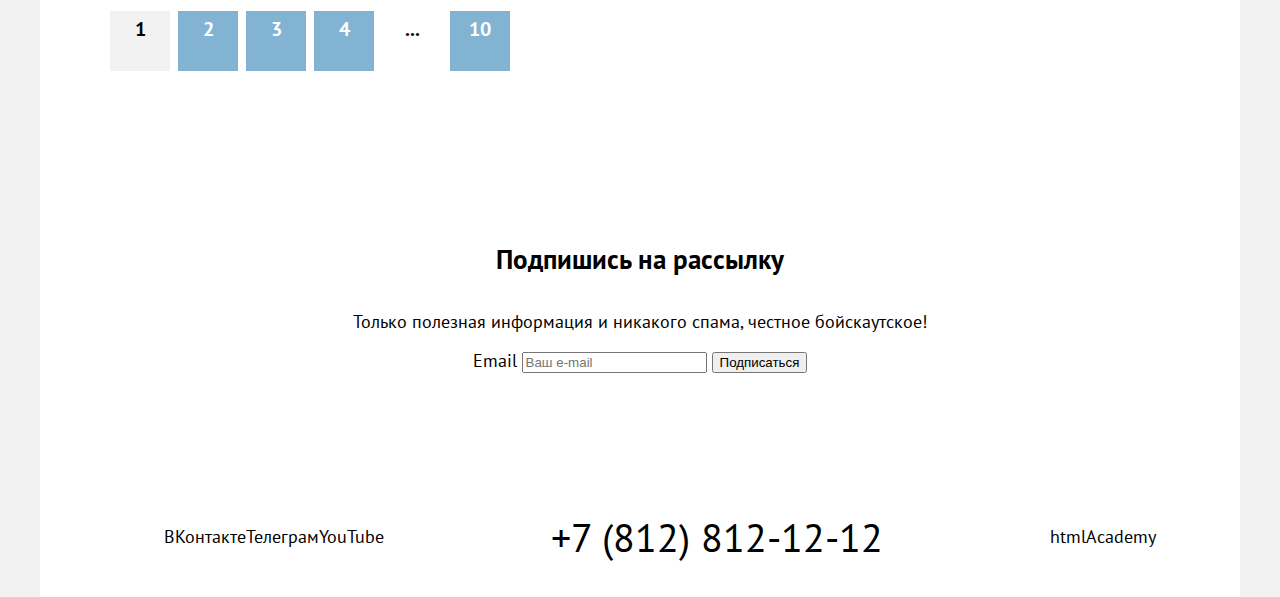
<file: 7/catalog.html>
<!DOCTYPE html>
<html lang="ru">
  <head>
    <meta charset="utf-8">
    <title>Sedona</title>
    <link rel="stylesheet" href="styles/styles.css">
    <base href="https://htmlacademy-htmlcss.github.io/1432533-sedona-36/7/">
</head>
  <body>
    <header class="page-header">
      <a class="logo" href="index.html">
        <img class="logo-img" src="images/logo.svg" alt="Логотип City of Sedona" width="140" height="70">
      </a>
      <nav class="navigation">
        <ul class="navigation-list">
          <li class="navigation-item">
            <a class="navigation-link" href="index.html">Главная</a>
          </li>
          <li class="navigation-item">
            <a class="navigation-link" href="#">О Cедоне</a>
          </li>
          <li class="navigation-item navigation-item-current">
            <a class="navigation-link" href="#">Гостиницы</a>
          </li>
        </ul>
        <ul class="navigation-list navigation-user">
          <li class="navigation-item">
            <a class="navigation-link" href="#">
              <span class="visually-hidden">Поиск</span>
            </a>
          </li>
          <li class="navigation-item">
            <a class="navigation-link" href="#">
              <span class="visually-hidden">Избранное</span>
            </a>
          </li>
          <li class="navigation-item">
            <button class="button button-want" type="button">Хочу сюда</button>
          </li>
        </ul>
      </nav>
    </header>
    <main class="main-page">
      <div class="search-container">
      <section class="search">
        <div class="breadcrubs">
        <h1>Гостиницы Седоны</h1>
        <ul class="breadcrubs-list">
          <li class="breadcrubs-item">
            <a class="breadcrubs-home" href="index.html">
              <span class="visually-hidden">Домой</span>
            </a>
          </li>
          <li class="breadcrubs-item">
            <a class="breadcrubs-hostel">Гостиницы</a>
          </li>
        </ul>
        </div>
        <form class="catalog-filter" action="https://echo.htmlacademy.ru/" method="get">
          <div class="catalog-left">
            <fieldset class="catalog-filter-group">
              <legend class="catalog-filter-title">Инфраструктура:</legend>
              <ul class="catalog-filter-list">
                <li class="catalog-filter-item">
                  <label class="control">
                    <input class="control-input" type="checkbox" name="pool" checked>
                    Бассейн
                  </label>
                </li>
                <li class="catalog-filter-item">
                  <label class="control">
                    <input class="control-input" type="checkbox" name="parking" checked>
                    Парковка
                  </label>
                </li>
                <li class="catalog-filter-item">
                  <label class="control">
                    <input class="control-input" type="checkbox" name="wi-fi">
                    Wi-Fi
                  </label>
                </li>
              </ul>
            </fieldset>
            <fieldset class="catalog-filter-type">
              <legend class="catalog-filter-title">Тип Жилья:</legend>
              <ul class="catalog-filter-list">
                <li class="catalog-filter-item">
                  <label class="control">
                    <input class="control-input" type="radio" name="type-housing" value="hotel" checked>
                    Гостиница
                  </label>
                </li>
                <li class="catalog-filter-item">
                  <label class="control">
                    <input class="control-input" type="radio" name="type-housing" value="motel">
                    Мотель
                  </label>
                </li>
                <li class="catalog-filter-item">
                  <label class="control">
                    <input class="control-input" type="radio" name="type-housing" value="apartment">
                    Апартаменты
                  </label>
                </li>
              </ul>
            </fieldset>
          </div>
          <div class="catalog-right">
            <fieldset class="filter-price">
              <legend class="filter-price-title">Стоимость, ₽:</legend>
              <div class="price-controls">
                <label class="min-price">от <input type="text" name="min-price" value="0"></label>
                <label class="max-price">до <input type="text" name="max-price" value="9000"></label>
              </div>
              <div class="price-scale">
                <input type="range" id="volume" name="prise" min="0" max="9000">
              </div>
            </fieldset>
            <div class="button-catalog-filter">
              <button class="button button-accept" type="submit">
                Применить
              </button>
              <button class="button button-reset" type="reset">
                Сбросить
              </button>
            </div>
          </div>
        </form>
      </section>
      </div>
      <div class="result-container">
      <section class="result">
        <header class="header-resylt">
          <h2>Найдено гостинец: <span>38</span></h2>
          <select class="select-control" aria-label="Сортировка">
            <option value="cheap">Сначала дешёвое</option>
            <option value="popular">Сначала популярное</option>
            <option value="expensive">Сначала дорогое</option>
          </select>
          <ul class="view-item">
            <li class="view-list view-activ">
              <a href="#" class="button button-active">
                <span class="visually-hidden">Показать карточками</span>
              </a>
            </li>
            <li class="view-list">
              <a class="button" href="#">
                <span class="visually-hidden">Показать крупно</span>
              </a>
            </li>
            <li class="view-list">
              <a class="button" href="#">
                <span class="visually-hidden">Показать списком</span>
              </a>
            </li>
          </ul>
        </header>
        <ul class="product-card">
          <li class="product-card-item">
            <article class="card">
              <img class="product-card-image" src="images/catalog/hotel-amara.jpg" alt="Фото гостиницы Amara Resort & Spa" width="300" height="212">
              <h3 class="product-card-title">Amara Resort & Spa</h3>
              <span class="product-card-type-home">Гостиница</span>
              <span class="product-card-price"
                >От <span class="price">4000</span> ₽</span>
              <a class="button button-detail" href="#">Подробнее</a>
              <button class="button button-favorite" type="submit">
                В избранное
              </button>
              <span class="stars">
                <span class="visually-hidden">4 звезды</span>
              </span>
              <span class="rating">Рейтинг: 8,5</span>
            </article>
          </li>
          <li class="product-card-item">
            <article class="card">
              <img class="product-card-image" src="images/catalog/hotel-villas.jpg" alt="Фото гостиницы Villas at Poco Diablo" width="300" height="212">
              <h3 class="product-card-title">Villas at Poco Diablo</h3>
              <span class="product-card-type-home">Гостиница</span>
              <span class="product-card-price"
                >От <span class="price">5000</span> ₽</span>
              <a class="button button-detail" href="#">Подробнее</a>
              <button class="button button-favorite button-favorite-active" type="submit">
                В избранноm
              </button>
              <span class="stars">
                <span class="visually-hidden">4 звезды</span>
              </span>
              <span class="rating">Рейтинг: 9,2</span>
            </article>
          </li>
          <li class="product-card-item card-no-margin">
            <darticle class="card">
              <img class="product-card-image" src="images/catalog/hotel-desert.jpg" alt="Фото гостиницы Desert Quail Inn" width="300" height="212">
              <h3 class="product-card-title">Desert Quail Inn</h3>
              <span class="product-card-type-home">Гостиница</span>
              <span class="product-card-price">От <span class="price">2500</span> ₽</span>
              <a class="button button-detail" href="#">Подробнее</a>
              <button class="button button-favorite" type="submit">
                В избранное
              </button>
              <span class="stars">
                <span class="visually-hidden">3 звезды</span>
              </span>
              <span class="rating">Рейтинг: 6,9</span>
            </darticle>
          </li>
          <li class="product-card-item card-no-margin">
            <article class="card">
              <img class="product-card-image" src="images/catalog/hotel-green.jpg" alt="Фото гостиницы GreenTree Inn" width="300">
              <h3 class="product-card-title">GreenTree Inn</h3>
              <span class="product-card-type-home">Гостиница</span>
              <span class="product-card-price">От <span class="price">1500</span> ₽</span>
              <a class="button button-deyail" href="#">Подробнее</a>
              <button class="button button-favorite" type="submit">
                В избранное
              </button>
              <span class="stars">
                <span class="visually-hidden">2 звезды</span>
              </span>
              <span class="rating">Рейтинг: 3,0</span>
            </article>
          </li>
        </ul>
        <footer class="footer-search">
          <h3 class="visually-hidden" hidden>Загрузить еще.</h3>
          <ul class="pagination-list">
            <li class="pagination-item pagination-item-active">
              <a class="button-pagination-link">1</a>
            </li>
            <li class="pagination-item">
              <a class="button-pagination-link" href="#">2</a>
            </li>
            <li class="pagination-item">
              <a class="button-pagination-link" href="#">3</a>
            </li>
            <li class="pagination-item">
              <a class="button-pagination-link" href="#">4</a>
            </li>
            <li class="pagination-item pagination-item-points">
              <a class="button-pagination-link">...</a>
            </li>
            <li class="pagination-item paginatin-last">
              <a class="button-pagination-link" href="#">10</a>
            </li>
          </ul>
        </footer>
      </section>
      </div>
    </main>
    <footer class="page-footer">
      <div class="foote-container">
      <section class="subscription-catalog">
        <h2>Подпишись на рассылку</h2>
        <p class="subscription-description">
          Только полезная информация и никакого спама, честное бойскаутское!
        </p>
        <form
          class="subscription-form"
          action="https://echo.htmlacademy.ru/"
          method="post"
        >
          <label class="visually-hedden" for="subscription-email">Email</label>
          <input
            class="field"
            placeholder="Ваш e-mail"
            type="email"
            name="subcription-email"
            id="subscription-email"
            required>
          <button class="button subscription-button" type="submit">
            Подписаться
          </button>
        </form>
      </section>
      <div class="contacts-container">
      <section class="footer-social">
        <h2 class="visually-hidden" hidden>Социальные сети</h2>
        <ul class="footer-social-list">
          <li class="footer-social-item">
            <a class="vk-link" href="https://vk.com/htmlacademy">
              <span class="visually-hidden">ВКонтакте</span>
            </a>
          </li>
          <li class="footer-social-item">
            <a class="telegram-link" href="https://t.me/htmlacademy">
              <span class="visually-hidden">Телеграм</span>
            </a>
          </li>
          <li class="footer-social-item">
            <a class="youtube-link" href="https://www.youtube.com/@HTMLAcademyRUS/featured">
              <span class="visually-hidden">YouTube</span>
            </a>
          </li>
        </ul>
      </section>
      <section class="footer-contacts">
        <h2 class="visually-hidden" hidden>Контакты</h2>
        <address class="footer-contacts-address">
          <a class="footer-contacts-address-phone" href="tel:+78128121212"
            >+7&nbsp;(812)&nbsp;812-12-12</a
          >
        </address>
      </section>
      <section class="footer-academy">
        <h2 class="visually-hidden" hidden>Копирайт</h2>
        <a class="htmlacademy-link" href="https://htmlacademy.ru/">
          <span class="visually-hidden">htmlAcademy</span>
        </a>
      </section>
      </div>
      </div>
    </footer>
  </body>
</html>
</file>
<file: styles/styles.css>
@font-face {
  font-family: "PT Sans";
  font-style: normal;
  font-weight: 400;
  src: url("../fonts/ptsans-400.woff2") format('woff2');
  font-display: swap;
}

@font-face {
  font-family: "PT Sans";
  font-style: normal;
  font-weight: 700;
  src: url("../fonts/ptsans-700.woff2") format('woff2');
  font-display: swap;
}

.title {
  font-family: "PT Sans", sans-serif;
  font-style: normal;
  text-transform: uppercase;
  text-align: center;
  margin: 0;
}

.text {
  font-family: "PT Sans", sans-serif;
  font-style: normal;
  text-align: center;
  margin: 0;
}

.button {
  font-family: "PT Sans", sans-serif;
  box-sizing: border-box;
  font-size: 16px;
  line-height: 20px;
  font-weight: 700;
  text-align: center;
  text-decoration: none;
  text-transform: uppercase;
  color: #ffffff;
  background-color: #756157;
  border-radius: 4px;
  border: none;
  cursor: pointer;
}

.button:disabled,
.button:disabled:hover {
  cursor: default;
  background-color: #E5E5E5;
  outline: none;
}

.field {
  font-family: "PT Sans", sans-serif;
  box-sizing: border-box;
  width: 452px;
  min-height: 52px;
  padding-left: 17px;
  padding-right: 20px;
  font-size: 18px;
  line-height: 24px;
  font-weight: 400;
  color: #000000;
  background-color: #ffffff;
  border: 3px solid transparent;
  border-radius: 4px 0 0 4px;
}

.field:hover,
.field:active,
.field:focus,
.field:focus-visible {
  border: 3px solid #83B3D3;
  outline: none;
}

.field:disabled,
.field:disabled:hover {
  background-color: #E5E5E5;
  border: none;
}

.field:not(:placeholder-shown) {
  border: 2px solid #000000;
  outline: none;
}

.field-catalog {
  background-color: #f2f2f2;
}

.visually-hidden {
  position: absolute;
  width: 1px;
  height: 1px;
  margin: -1px;
  padding: 0;
  border: 0;
  clip: rect(0 0 0 0);
  overflow: hidden;
}

.shadow {
  margin: auto;
  width: 1200px;
  box-shadow: 0 0 15px rgba(0, 0, 0, 0.2);
}

html {
  height: 100%;
  background-color: #f2f2f2;
}

body {
  margin: 0 auto;
  display: flex;
  flex-direction: column;
  min-height: 100%;
  width: 1200px;
  font-family: "PT Sans", sans-serif;
  font-size: 18px;
  line-height: 21px;
  color: #000000;
  background-color: #ffffff;
}

/*Header*/

.page-header {
  display: flex;
  flex-direction: row;
  flex-wrap: wrap;
  min-width: 1060px;
  min-height: 64px;
  margin: 0 auto;
  color: #000000;
  background-color: #ffffff;
  padding-left: 70px;
  padding-right: 70px;
}
.logo {
  height: 64px;
}

.logo-img {
  position: relative;
}

/*Navigation*/

.navigation {
  display: flex;
  justify-content: space-between;
  align-items: center;
  flex-grow: 1;
  margin-left: 30px;
}

.navigation-list {
  display: flex;
  flex-direction: row;
  flex-wrap: wrap;
  margin: 0;
  padding: 0;
  list-style: none;
  min-height: 64px;
  align-content: center;
  align-items: center;
}

.navigation-main {
  width: 400px;
  gap: 18px;
}

.navigation-link-current::before {
  position: absolute;
  right: 0;
  bottom: -21px;
  left: 0;
  height: 2px;
  background-color: #756257;
  content: "";
}

.navigation-item-main {
  margin-left: 14px;
  padding: 20px 0;
}

.navigation-user {
  flex-grow: 1;
  justify-content: end;
  width: 268px;
  gap: 20px;
}

.navigation-search {
  background-image: url('../images/search.svg');
  background-repeat: no-repeat;
  background-position: center;
  padding: 22px 12px;
  cursor: pointer
}

.navigation-heart {
  background-image: url('../images/heart.svg');
  background-repeat: no-repeat;
  background-position: center;
  padding: 22px 12px;
  cursor: pointer
}

.favorites-number {
  display: flex;
  justify-content: center;
  align-items: center;
  position: absolute;
  right: -18px;
  top: -21px;
  width: 20px;
  height: 20px;
  border-radius: 50%;
  font-size: 10px;
  line-height: 10px;
  font-weight: 400;
  color: #ffffff;
  background-color: #7DB54F;
}

.navigation-link {
  position: relative;
  font-family: "PT Sans", sans-serif;
  font-weight: 700;
  font-size: 20px;
  line-height: 24px;
  text-align: center;
  color: #000000;
  text-decoration: none;
  text-transform: capitalize;
  display: block;

}

.main-container{
  flex-grow: 1;
}
.page-container {
  width: 1200px;
  margin: 0 auto;
}

.hero {
  color: #000000;
  background-color: rgba(131, 179, 211, 0.2);
  background-image: url("../images/index-background.jpg");
  background-size: 100% auto;
  background-repeat: no-repeat;
  margin: 0 auto;
  padding: 0;
}

.hero::after {
  display: block;
  background: url("../images/divider.svg");
  width: 1200px;
  height: 57px;
  margin-top: -1px;
  background-repeat: no-repeat;
  content: " ";
}

.hero-logo {
  display: block;
  margin: 0 auto;
  padding: 51px 371px 25px 371px;
  width: 458px;
  height: 352px;
}
.button-want {
  display: block;
  box-sizing: border-box;
  width: 160px;
  padding: 6px;
  margin-left: 10px;
  border: 2px solid transparent;
}

.button-want:hover,
.button-want:focus {
  background-color: #615048;
  outline: none;
}

.button-want:active {
  background-color: #756157;
  color: rgba(255, 255, 255, 0.3);
}

.button-want:focus-visible {
  background-color: #615048;
  border: 2px solid #68A2CA;
  outline: none;
}

/*Advantages*/

.advantages-title {
  font-weight: 700;
  font-size: 30px;
  line-height: 36px;
  text-transform: uppercase;
  text-align: center;
  margin: 68px 290px 25px 290px;
  overflow-wrap: break-word;
  color: #000000;
}

.advantages-title-text {
  font-size: 22px;
  line-height: 26px;
  font-weight: 400;
  color: #333333;
  text-align: center;
  margin: 0 274px 91px 274px;
  overflow-wrap: break-word;
}

.advantages-image {
  width: 800px;
}

.advantages-list {
  display: flex;
  flex-wrap: wrap;
  align-content: stretch;
  margin: 0;
  padding: 0;
  text-align: center;
  list-style: none;
}

.advantages-item-with-images {
  display: flex;
  min-height: 385px;
  width: 100%;
  background-color: #82B3D3;
}

.advantages-block-with-picture {
  padding: 102px 85px 102px 85px;
}

.advantages-block {
  display: flex;
  flex-direction: column;
  padding: 102px 85px 102px 85px;
}

.advantages-block-title {
  position: relative;
  margin-top: 10px;

  margin-bottom: 62px;
  font-size: 24px;
  line-height: 28px;
  text-transform: uppercase;
  text-align: center;
  font-weight: 700;
  color: #000000;
  overflow-wrap: break-word;
}

.advantages-block-description {
  margin: 0;
  width: 230px;
  overflow-wrap: break-word;
}

.advantages-item {
  display: list-item;
  width: 400px;
  min-height: 385px;
  background-color: #82B3D3;
}

.advantages-item:nth-child(even) {
  background-color: rgba(131, 179, 211, 0.12);
}

.advantages-item:nth-child(odd) {
  background-color: rgba(131, 179, 211, 0.2);
}

.advantages-block-title::before {
  position: absolute;
  bottom: -32px;
  left: calc(50% - 30px);
  width: 60px;
  height: 2px;
  background-color: rgba(0, 0, 0, 0.3);
  content: "";
}

.advantages-block-title-white::before {
  background-color: rgba(255, 255, 255, 0.3);
}

.advantages-block-title-white {
  margin: 0;
  margin-bottom: 62px;
  color: #ffffff;
}

.advantages-block-description-white {
  color: #ffffff;
}

/*Service*/

.services-intro {
  width: 1200px;
  background-color: #ffffff;
}

.services-intro-title {
  margin: 0;
  padding: 64px 285px 20px 285px;
  font-weight: 700;
  font-size: 30px;
  line-height: 36px;
  color: #000000;
  overflow-wrap: break-word;
}

.services-intro-text {
  margin: 0;
  padding: 0 355px 64px 355px;
  font-weight: 400;
  font-size: 22px;
  line-height: 26px;
  color: #000000;
}

.services-description-title {
  margin-bottom: 30px;
  margin-top: 0;
  font-size: 24px;
  line-height: 28px;
  text-transform: uppercase;
  text-align: center;
  font-weight: 700;
  color: #000000;
}

.services-description-text {
  margin: 0;
  text-align: center;
  font-weight: 400;
  font-size: 18px;
  line-height: 21px;
  color: #333333;
}

.services-item {
  width: 400px;
  min-height: 385px;
  background-color: #82B3D3;
}

.services-item:nth-child(odd) {
  background-color: rgba(131, 179, 211, 0.12);
}

.services-item:nth-child(even) {
  background-color: #ffffff
}

.services-list {
  display: flex;
  flex-wrap: wrap;
  margin: 0;
  padding: 0;
  text-align: center;
  list-style: none;
  background-color: #ffffff;
}

.services-advantage {
  display: flex;
  flex-direction: column;
  align-items: center;
  justify-content: center;
  padding: 183px 85px 81px 85px;
  background-repeat: no-repeat;
  background-size: 75px 72px;
  background-position: center 81px;
}

.services-advantage-hous {
  background-image: url("../images/services-house.svg");
}

.services-advantage-food{
  background-image: url("../images/services-food.svg");
}

.services-advantage-gift {
  background-image: url("../images/services-gift.svg");
}

/*Interested*/

.interested {
  padding-bottom: 96px;
  width: 1200px;
  text-align: center;
  background-color: #ffffff;
}

.interested-title {
  font-weight: 700;
  font-size: 30px;
  line-height: 36px;
  padding: 96px 285px 20px 285px;
  color: #000000;
  overflow-wrap: break-word;
}

.interested-text {
  font-weight: 400;
  font-size: 22px;
  line-height: 26px;
  padding: 0 304px 54px 304px;
  color: #333333;
  overflow-wrap: break-word;
}

.button-interested {
  width: 376px;
  min-height: 52px;
  font-size: 20px;
  line-height: 36px;
  background: #756157;
  color: #FFFFFF;
  border-radius: 4px;
  border: none;

}

.button-interested:hover,
.button-interested:focus {
  background-color: #615048;
}

.button-interested:focus-visible {
  background-color: #615048;
  border: 2px solid #68A2CA;
  outline: none;
}

.button-interested:active {
  background-color: #756157;
  color: rgba(255, 255, 255, 0.3);
}

/*Subscription*/

.subscription {
  min-height: 414.86px;
  background-image: url("../images/background-subscribe.jpg");
  background-size: 100% auto;
  background-repeat: no-repeat;
  text-align: center;
  color: #000000;
  background-color: #3699bd;
  object-fit: contain;
}

.subscription-block {
  display: flex;
  flex-direction: column;
  align-items: center;
  justify-content: center;
  padding: 96px 258px 105px 258px;
}

.subscription-catalog {
  width: 1200px;
  text-align: center;
  background-color: #ffffff;
}

.subscription-block {
  padding: 96px 362px 54px 362px;
}

.subscription-block-catalog {
  padding: 115px 362px 54px 362px;
}

.subscription-title {
  margin: 0;
  font-size: 30px;
  line-height: 36px;
  text-transform: uppercase;
  text-align: center;
  font-weight: 700;
  color: #ffffff;
}

.subscription-title-catalog {
  color: #000000;
}

.subscription-text {
  margin: 0;
  padding-top: 20px;
  font-size: 22px;
  line-height: 26px;
  text-align: center;
  font-weight: 400;
  color: #ffffff;
  overflow-wrap: break-word;
}

.subscription-text-catalog {
  color: #000000;
}

.subscription-form {
  display: flex;
  justify-content: center;
  padding-bottom: 104px;
}

.subscription-button {
  box-sizing: border-box;
  width: 232px;
  min-height: 52px;
  font-size: 20px;
  line-height: 36px;
  border-radius: 0 4px 4px 0;
  border: none;
  background-color: #82B3D3;
}

.subscription-button:hover,
.subscription-button:focus {
  background-color: #68A2CA;
  outline: none;
}

.subscription-button:focus-visible {
  background-color: #68A2CA;
  border: 2px solid #82B3D3;
  outline: none;
}

.subscription-button:active {
  background-color: #82B3D3;
  color: rgba(255, 255, 255, 0.3);
}
/*Footer*/

.page-footer {
  color: #000000;
  background-color: #ffffff;
  text-align: center;
}

.foote-container {
  margin: 0 auto;
  padding: 0;
  display: flex;
  flex-wrap: wrap;
  align-content: stretch;
  width: 1200px;
  text-align: center;
  justify-content: space-evenly;
}

.footer-social-list {
  display: flex;
  flex-direction: row;
  list-style: none;
}

.footer-contacts a {
  font-family: "PT Sans", sans-serif;
  font-style: normal ;
  font-size: 40px;
  font-weight: 400;
  line-height: 40px;
  color: #000000;
  text-decoration: none;
}

.footer-contacts {
  margin: 0;
  padding: 0;
  text-align: center;
  padding-left: 3px;
  padding-top: 1px;
}

.page-footer {
  display: flex;
  justify-content: space-between;
  margin: 0 auto;
  padding: 45px 70px 35px 70px;
  background-color: #ffffff;
}

.footer-social {
  width: 140px;
}

.footer-academy {
  padding-top: 4px;
}

.footer-social-list {
  display: flex;
  flex-wrap: wrap;
  min-width: 200px;
  margin: 0;
  padding: 0;
  list-style-type: none;
}

.footer-site-htmlacademy {
  width: 115px;
  padding: 0;
  margin: 0;
  display: flex;
  align-items: center;
}

.htmlacademy-link {
  display: flex;
}

.icon-htmlacademy {
  fill: #000000;
}

.htmlacademy-link:hover .icon-htmlacademy,
.htmlacademy-link:focus .icon-htmlacademy {
  fill: #756157;
}

.htmlacademy-link:active .icon-htmlacademy {
  fill: rgba(117, 97, 87, 0.3);
}

.social-link-vk {
  display: flex;
  justify-content: center;
  align-items: center;
  width: 47px;
  height: 40px;
}

.social-link-telegram {
  display: flex;
  justify-content: center;
  align-items: center;
  width: 47px;
  height: 40px;
  padding-left: 1px
}

.social-link-youtube {
  display: flex;
  justify-content: center;
  align-items: center;
  width: 47px;
  height: 40px;
  padding-top: 1px;
}

.icon-path {
  fill: #83B3D3;
}

.social-link:hover .icon-path,
.social-link:focus .icon-path {
  fill: #68A2CA;
}

.social-link:active .icon-path {
  fill: rgba(104, 162, 202, 0.3);
}

.footer-contacts-adress-phone:hover,
.footer-contacts-adress-phone:focus {
  color: #756157
}

.footer-contacts-adress-phone:active {
  color: rgba(117, 97, 87, 0.3);
}

/*Catalog*/
/*Main catalog*/

.inner-header {
  min-height: 377px;
  margin: 0;
  padding: 35px 70px 0 70px;
  color: #ffffff;
  background-image: url("../images/catalog/background-filter.jpg");
  background-size: cover;
  background-color: #3699bd;
  background-repeat: no-repeat;
}

.inner-header-title {
  margin: 0;
  margin-bottom: 8px;
  font-size: 60px;
  line-height: 78px;
  color: #ffffff;
  font-weight: 700;
}

/* Breadcrumbs */
.breadcrumbs {
  display: flex;
  flex-wrap: wrap;
  gap: 10px;
  align-items: center;
  margin: 0;
  padding: 0;
  color: #ffffff;
  list-style: none;
}

.breadcrumbs-item {
  display: flex;
  align-items: center;
  gap: 10px;
}

.breadcrumbs-link {
  display: inline-block;
  color: inherit;
  font-size: 16px;
  line-height: 21px;
  font-weight: 400;
}

.breadcrumbs-link:hover {
  opacity: 0.6;
}

.breadcrumbs-link:active {
  opacity: 0.3;
}

.breadcrumbs-item .breadcrumbs-link {
  width: 13px;
  height: 15px;
  background-image: url("../images/catalog/catalog-home.svg");
  background-repeat: no-repeat;
  background-position: center;
}

.breadcrumbs-item:not(:first-child)::before {
  display: inline-block;
  width: 8px;
  height: 20px;
  content: " ";
  background-image: url("../images/catalog/breadcrumbs-arrow.svg");
  background-repeat: no-repeat;
  background-position: center;
}

.breadcrumbs-point {
  color: inherit;
  font-size: 16px;
  line-height: 21px;
  font-weight: 400;
}


/*Filter*/

.filters {
  padding: 0;
  margin-top: 40px;
}

.catalog-filter-price {
  height: 160px;
  width: 288px;
  padding: 0;
  margin: 0;

  font-size: 20px;
  line-height: 24px;
  font-weight: 700;
  color: #ffffff;
  border: none;
  padding-bottom: 70px;
}

.catalog-filter-price-title {
  margin: 0;
  margin-bottom: 32px;
  padding: 0;
}

.catalog-filter-group {
  display: flex;
  flex-direction: column;
  flex-wrap: wrap;
  gap: 16px;
  width: 150px;
  padding: 0;
  margin: 0;
  border: none;
}



.catalog-filter-list {
  display: flex;
  flex-direction: column;
  flex-wrap: wrap;
  gap: 16px;
  margin: 0;
  margin-top: 33px;
  padding: 0;
  list-style-type: none;
  padding-bottom: 70px;
}

.catalog-columns {
  display: flex;
  flex-wrap: wrap;
  gap: 70px;
}

.left-columns {
  display: flex;
  flex-wrap: wrap;
  gap: 70px;
  margin-right: 70px;
}

.right-columns {
  display: flex;
  flex-wrap: wrap;
  gap: 70px;
}

.catalog-filter-title {
  padding: 0;
  font-size: 20px;
  line-height: 24px;
  font-weight: 700;
  color: #ffffff;
}


.control {
  position: relative;
  display: block;
  padding-left: 35px;
}

.control-mark {
  position: absolute;
  box-sizing: border-box;
  width: 20px;
  height: 20px;
  left: 0;
  background-color: #ffffff;
  border-radius: 4px;
}

.control-mark:focus-visible {
  border: 3px solid #83B3D3;
  border-radius: 4px;
  outline: none;
}

.control-label {
  font-weight: 400;
  font-size: 18px;
  line-height: 23px;
}

.control:hover {
  opacity: 0.6;
}

.control:active {
  opacity: 0.3;
}

.control-input:disabled + .control-mark {
  background-color: #747272;
}

.control-input:focus-visible + .control-mark {
  outline: #83B3D3 solid 3px;
}

.control-input[type="checkbox"]:checked + .control-mark::after {
  display: block;
  width: 12px;
  height: 10px;
  margin: 6px 4px 4px 4px;
  content: " ";
  background: url("../images/catalog/tick.svg");
  background-repeat: no-repeat;
}

.control-input[type="radio"] + .control-mark {
  border-radius: 50%;
}

.control-input[type="radio"]:checked + .control-mark::before {
  position: absolute;
  margin: 5px;
  width: 10px;
  content: " ";
  height: 10px;
  background-color: #3F5E72;
  border-radius: 50%;
}


.button-filter {
  display: flex;
  flex-direction: column;
  border: none;
  margin-top: 56px;
  padding-bottom: 70px;
}

.button-accept {
  margin-bottom: 32px;
  min-height: 36px;
  width: 191px;
  background-color: #82B3D3;
  border: none;
}

.button-accept:hover {
  background-color: #68A2CA;
}

.button-accept:focus,
.button-accept:focus-visible {
  background-color: #68A2CA;
  outline: none;
  border: 2px solid #83B3D3;
}

.button-accept:active {
  color: rgba(255, 255, 255, 0.3);
  background-color: #82B3D3;
}

.button-reset {
  min-height: 36px;
  width: 191px;
  background-color: transparent;
  border: none;
}

.button-reset:hover {
  color: rgba(255, 255, 255, 0.6);
  border: none;
}

.button-reset:active {
  color: rgba(255, 255, 255, 0.3);
  border: none;
}

.button-reset:focus,
.button-reset:focus-visible {
  border: 2px solid #82B3D3;
  outline: none;
}

.button-reset:disabled {
  color:#ffffff;
  outline: none;
}


.price-from {
  margin-bottom: 0;
  margin-left: -40px;
  font-size: 18px;
  line-height: 24px;
  font-weight: 400;
  color: #000000;
  opacity: 0.3;
}

.price-before {
  margin-bottom: 0;
  margin-left: -44px;
  font-size: 18px;
  line-height: 24px;
  font-weight: 400;
  color: #000000;
  opacity: 0.3;
}

.price {
  padding-left: 18px;
  padding-right: 50px;
  box-sizing: border-box;
  width: 143px;
  height: 48px;
  font-family: "PT Sans", sans-serif;
  font-style: inherit;
  font-size: 18px;
  line-height: 24px;
  font-weight: 700;
  color: #000000;
  border:  2px solid transparent;
  border-radius: 4px 0 0 4px;
  background-color: #f2f2f2;
}

.price-label {
  border-radius: 0 4px 4px 0;
}

.price:hover {
  background-color: #E6E6E6
}

.price:not(:placeholder-shown):focus {
  border: 2px solid #000000;
  outline: none;
}

.price:focus-visible {
  outline: 3px solid #83B3D3;
}

.price:disabled {
  background-color: #747272;
}

.range-wrapper-inputs {
  display: flex;
  gap: 3px;
}

.catalog-filter-label {
  width: 143px;
}

.range-scale {
  position: relative;
  height: 4px;
  margin-top: 44px;
  background-color: rgba(255, 255, 255, 0.3);
}

.range-bar {
  position: absolute;
  height: 4px;
  background-color: #ffffff;
}

.range-toggle {
  position: absolute;
  width: 20px;
  height: 20px;
  background: #ffffff;
  border: none;
  border-radius: 5px;
  cursor: pointer;
}

.range-toggle:hover {
  background-color: #ffffff;
}

.range-toggle:active {
  outline: 2px solid #83B3D3;
}

.range-toggle:focus-visible {
  border: 3px solid #83B3D3;
  outline: none;
}

.toggle-min {
  top: -8px;
}

.toggle-max {
  top: -8px;
  right: -2px;
}

/*Result*/

.result-container {
  display: flex;
  flex-wrap: wrap;
  justify-content: space-between;
  width: 1060px;
  min-height: 49px;
  padding: 50px 70px 0 70px;
  margin-bottom: 40px;
  color: #000000;
  background-color: #ffffff;
}

.result-title {
  display: flex;
  max-width: 400px;
  margin: 0;
  margin-right: 201px;
  align-items: center;
  font-weight: 700;
  font-size: 30px;
  line-height: 36px;
  color: #000000;
  text-transform: uppercase;
}

.view-cards {
  background-image: url(../images/catalog/view-cards.svg);
  background-repeat: no-repeat;
  background-position: center;
}

.view-large {
  background-image: url(../images/catalog/view-large.svg);
  background-repeat: no-repeat;
  background-position: center;
}

.view-list {
  background-image: url(../images/catalog/view-list.svg);
  background-repeat: no-repeat;
  background-position: center;
}

.view-icon {
  display: flex;
  align-items: center;
  justify-content: center;
  width: 48px;
  height: 48px;
  background-color: #ffffff;
  border: 2px solid #E5E5E5;
  border-radius: 4px;
  box-sizing: border-box;
}

.view-icon:hover,
.view-icon:active {
  border: 2px solid #000000;
}

.view-icon:focus,
.view-icon:focus-visible {
  border: 2px solid #68A2CA;
  outline: none;
}

.view-icon-current {
  border: 2px solid #000000;
}

.view-icon-current svg {
  border-color: #000000;
}

.select-control {
  width: 292px;
  padding: 10px 44px 10px 18px;
  -webkit-appearance: none;
          appearance: none;
  font-weight: 400;
  font-size: 18px;
  line-height: 21px;
  font-family: "PT Sans", sans-serif;
  border: 2px solid #E5E5E5;
  border-radius: 4px;
  background-image: url("../images/catalog/arrow.svg");
  background-repeat: no-repeat;
  background-position: right 18px center;
}

.select-control:hover,
.select-control:active,
.select-control:focus,
.select-control:focus-visible {
  border: 2px solid #68A2CA;
  outline: none;
}

.select-control:disabled {
  border: 2px solid rgba(0, 0, 0, 0.3);
  opacity: 0.3;
}

.view {
  display: flex;
  gap: 8px;
  margin-left: auto;
  flex-wrap: wrap;
  width: 160px;
}

.catalog-card-container {
  background-color: #ffffff;
}

.button-cards {
  background-image: url(../images/catalog/view-cards.svg);
  background-repeat: no-repeat;
  background-position: center;
}

.button-large {
  background-image: url(../images/catalog/view-large.svg);
  background-repeat: no-repeat;
  background-position: center;
}

.button-list {
  background-image: url(../images/catalog/view-list.svg);
  background-repeat: no-repeat;
  background-position: center;
}

.product-card {
  padding: 0;
  list-style: none;
  text-align: center;
  display: grid;
  grid-template-columns: 340px 340px 340px;
  gap: 20px;
  margin-bottom: 80px;
  margin-left: 70px;
}

.card {
  display: grid;
  grid-template-columns: 140px 140px;

  grid-template-areas:
  "photo photo"
  "title title"
  "type price"
  "detail favorite"
  "stars rating";
  grid-row-gap: 16px;
  grid-column-gap: 20px;
  padding: 20px;
  border: 1px solid #E6E6E6;
  border-radius: 4px;
}

.product-card-image {
  grid-area: photo;
  width: 300px;
  height: 212px;
}

.product-card-title {
  grid-area: title;
  margin: 0;
  justify-self: self-start;
  font-family: "PT Sans", sans-serif;
  font-style: normal;
  font-weight: 700;
  font-size: 24px;
  line-height: 28px;
  color: #000000;
}

.product-card-type-home {
  grid-area: type;
  justify-self: self-start;
}

.product-card-price {
  grid-area: price;
  justify-self: end;
}

.button-detail {
  grid-area: detail;
  box-sizing: border-box;
  padding: 5px;
  border: 2px solid transparent;
  word-break: break-all;
}

.button-detail:active {
  color: rgba(255, 255, 255, 0.3);
  background-color: #756157;
}

.button-detail:hover,
.button-detail:focus {
  background-color: #615048;
}

.button-detail:focus-visible {
  background-color: #615048;
  border: 2px solid #68A2CA;
  outline: none;
}

.button-favorite {
  grid-area: favorite;
  box-sizing: border-box;
  background-color: #82B3D3;
  display: block;
  width: 140px;
  padding: 5px;
  border: 2px solid transparent;
}

.button-favorite:hover,
.button-favorite:focus {
  background-color: #68A2CA;
}

.button-favorite:focus-visible {
  background-color: #68A2CA;
  border: 2px solid #615048;
  outline: none;
}

.button-favorite:active {
  background-color: #82B3D3;
  color: rgba(255, 255, 255, 0.3);
}

.button-favorite-active {
  box-sizing: border-box;
  background-color: #7DB54F;
}

.button-favorite-active:active {
  color: rgba(255, 255, 255, 0.3);
  background-color: #7DB54F;
}

.button-favorite-active:hover,
.button-favorite-active:focus {
  background-color: #6C9E42;
}

.button-favorite-active:focus-visible {
  background-color: #6C9E42;
  border: 2px solid #615048 ;
  outline: none;
}

.stars {
  grid-area: stars;
  justify-self: self-start;
  align-self: center;
}

.card-rating {
  grid-area: rating;
  justify-self:center;
  align-self: center;
  padding: 10px 22px 8px 22px;
  color: #333333;
  text-decoration: none;
  line-height: 20px;
  font-size: 16px;
  font-weight: 400;
  text-transform: uppercase;
  text-align: center;
  border-radius: 4px;
  background-color: #F2F2F2;
}

.product-card-item .star {
display: block;
width: 18px;
height: 17px;
}


.stars-4 {
  width: 89px;
  background-image: url("../images/catalog/star.svg");
  background-position: center;
  background-repeat: space no-repeat;
}

.stars-3 {
  width: 66px;
  background-image: url("../images/catalog/star.svg");
  background-position: center;
  background-repeat: space no-repeat;
}

.stars-2 {
  width: 42px;
  background-image: url("../images/catalog/star.svg");
  background-position: center;
  background-repeat: space no-repeat;
}

.product-card-item .rating {
  display: flex;
  flex-direction: column;
  justify-content: center;
  align-content: center;
  font-family: "PT Sans", sans-serif;
  font-style: normal;
  font-weight: 400;
  font-size: 16px;
  line-height: 20px;
  text-align: center;
  text-transform: uppercase;
  width: 140px;
  height: 37px;
  background: #F2F2F2;
  border-radius: 4px;
}

.footer-search {
  min-height: 60px;
  min-width: 1060px;
  margin-bottom: 40px;
  position: relative;
}

.footer-search::before {
  position: absolute;
  right: 70px;
  top: -41px;
  left: 70px;
  height: 1px;
  background-color: #E6E6E6;
  content: "";
}

.pagination-list {
  margin: 0 auto;
  padding: 0;
  display: flex;
  flex-direction: row;
  flex-wrap: wrap;
  list-style: none;
  text-align: center;
  height: 60px;
  width: 1060px;
  align-items: center;
  gap: 8px;
}

.pagination-item a{
  display: flex;
  flex-direction: column;
  justify-content: center;
  align-content: center;
  width: 60px;
  height: 60px;
}

.pagination-item {
  background-color: #82B3D3;
  height: 60px;
  width: 60px;
}

.pagination-item-active {
  background-color: #F2F2F2;
}

.pagination-item-points {
  background-color: #ffffff;
  height: 60px;
  width: 60px;
}

.pagination-item-points a {
  display: flex;
  flex-direction: column;
  justify-content: center;
  align-content: center;
  width: 60px;
  height: 60px;
}

li.pagination-last {
  margin-right: 0;
}
.pagination-item a {
  font-family: "PT Sans", sans-serif;
  font-style: normal;
  font-weight: 700;
  font-size: 20px;
  line-height: 36px;
  color: #ffffff;
  text-decoration: none;
}

.pagination-item-active a {
  color: #000000;
}

.pagination-item-points a {
  color: #000000;
}

.pagination-item:hover,
.pagination-item:focus,
.pagination-item:focus-visible {
  background-color: #68A2CA;
}

.pagination-item-active:hover,
.pagination-item-active:active
.pagination-item-active:focus,
.pagination-active:focus-visible {
  background-color: #F2F2F2;
  outline: none;
}

/* Modal */
.modal-container {
  display: flex;
  position: fixed;
  width: 100%;
  height: 100%;
  top: 0;
  left: 0;
  background-color: rgba(242, 242, 242, 0.8);
}

.modal-container-close {
  display: none;
}

.modal {
  position: relative;
  margin: auto;
  padding: 64px 70px 64px 70px;
  box-shadow: 0 25px 50px rgba(0, 0, 0, 0.15);
  background-color: #ffffff;
}

.modal-search {
  width: 717px;
  box-sizing: border-box;
  border-radius: 30px;
}

.modal-close-button {
  display: flex;
  position: absolute;
  padding: 0;
  right: 52px;
  top: 64px;
  width: 52px;
  min-height: 52px;
  background-color: #F2F2F2;
  border-radius: 50%;
  border: none;
}

.modal-close-button svg {
  margin: auto;
}

.icon-cross-path {
  fill: #000000;
}

.icon-cross-path:active {
  fill: #000000;
  opacity: 0.3;
}

.modal-close-button:hover {
  background-color: #E6E6E6;
  cursor: pointer;
}

.modal-close-button:focus-visible {
  background-color: #E6E6E6;
  border: 3px solid #83B3D3;
  outline: none;
}

.modal-close-button:active {
  background-color: #E6E6E6;
  border: none;
}

.modal-close-button:active path {
  fill: #000000;
  opacity: 0.3;
}

.modal-title {
  margin: 0;
  margin-bottom: 64px;
  padding-right: 50px;
  font-size: 30px;
  line-height: 36px;
  font-weight: 700;
  color: #000000;
  text-transform: uppercase;
}

.block-date-fields {
  display: flex;
  justify-content: space-between;
  align-items: center;
}

.field-group-date {
  margin-bottom: 0;
  font-size: 20px;
  line-height: 24px;
  font-weight: 700;
  color: #000000;
}

.field-date {
  box-sizing: border-box;
  width: 440px;
  font-family: "PT Sans", sans-serif;
  font-size: 18px;
  padding: 0 0 0 20px;
  line-height: 24px;
  font-weight: 700;
  height: 48px;
  color: #000000;
  border: 2px solid transparent;
  border-radius: 4px;
  background-color: #f2f2f2;
  background-image: url("../images/calendar.svg");
  background-repeat: no-repeat;
  background-position: right 20px bottom 14px;
}

.field-date:hover {
  background-color: #E6E6E6;
}

.field-date:not(:placeholder-shown):focus {
  border: 2px solid #000000;
  outline: none;
}

.field-date:focus-visible {
  outline: 3px solid #83B3D3;
}

.field-date:disabled {
  background-color: #E5E5E5;
}

.icon-minus-path,
.icon-plus-path {
  fill: #756157;
  opacity: 0.3;
}

.search-form-button {
  width: 577px;
  min-height: 60px;
  padding: 0;
  margin-top: 48px;
  font-size: 20px;
  line-height: 24px;
  font-weight: 700;
  text-transform: uppercase;
  color: #ffffff;
  background-color: #83B3D3;
  border: none;
  border-radius: 10px;
}

.search-form-button:hover {
  background-color: #68A2CA;
  cursor: pointer;
}

.search-form-button:focus,
.search-form-button:focus-visible  {
  background-color: #68A2CA;
  outline: none;
}

.search-form-button:active {
  background-color: #82B3D3;
  color: rgba(255, 255, 255, 0.3);
}

.text-under {
  font-family: "PT Sans", sans-serif;
  font-size: 16px;
  line-height: 21px;
  font-weight: 400;
  color: #FF5757;
  margin: 4px 0 23px 157px;
}

.text-red {
  font-family: "PT Sans", sans-serif;
  margin: 4px 0 23px 157px;
  font-size: 16px;
  line-height: 21px;
  font-weight: 400;
  color: #FF5757;
}

.text-black {
  color: #333333;
}

.guests-quantity-block {
  display: flex;
  justify-content: space-between;
  align-items: center;
}

.adults-counter-block {
  display: flex;
  justify-content: space-between;
  width: 247px;
  min-height: 48px;
  align-items: center;
}

.child-counter-block {
  display: flex;
  justify-content: space-between;
  align-items: center;
  width: 242px;
  min-height: 48px;
}

.adults {
  font-family: "PT Sans", sans-serif;
  margin-right: 46px;
  margin-top: 0;
  margin-bottom: 0;
  font-size: 20px;
  line-height: 24px;
  font-weight: 700;
  color: #000000;
}

.child-label {
  display: inline-flex;
  justify-content: space-between;
  width: 85px;
  align-items: center;
}

.child {
  margin-top: 0;
  margin-bottom: 0;
  font-family: "PT Sans", sans-serif;
  font-size: 20px;
  line-height: 24px;
  font-weight: 700;
  color: #000000;
}

.switch {
  display: inline-flex;
  margin-left: auto;
}

.adults-child-block {
  display: inline-flex;
  width: 110px;
  height: 48px;
}

.adults-child-minus,
.adults-child-plus {
  display: flex;
  box-sizing: border-box;
  padding: 0;
  margin: 0;
  width: 40px;
  background-color: #F2F2F2;
  border: none;
  cursor: pointer;
  border-radius: 4px;
}

.adults-child-minus:hover .icon-minus-path,
.adults-child-plus:hover .icon-plus-path {
  fill: #000000;
  opacity: 1;
}

.adults-child-minus:active .icon-minus-path,
.adults-child-plus:active .icon-plus-path {
  fill: #000000;
  opacity: 0.3;
}

.adults-child-minus:focus-visible,
.adults-child-plus:focus-visible {
  fill: #000000;
  opacity: 1;
  outline: none;
}

.adults-child-minus svg,
.adults-child-plus svg {
  margin: auto;
  background-color: #F2F2F2;
}

.adults-child-minus:focus-visible svg {
  padding: 9px 3px 9px 3px;
  border: 3px solid #82B3D3;
  border-radius: 4px;
  outline: none;
}

.adults-child-plus:focus-visible svg {
  padding: 3px;
  border: 3px solid #82B3D3;
  border-radius: 4px;
  outline: none;
}

.adults-child-minus:focus-visible path,
.adults-child-plus:focus-visible path {
  fill: #000000;
  opacity: 1;
}


.adults-child {
  width: 31px;
  height: 48px;
  padding: 0;
  font-family: "PT Sans", sans-serif;
  font-size: 18px;
  font-weight: 700;
  line-height: 20px;
  color: #000000;
  text-align: center;
  background-color: #F2F2F2;
  border: none;
}

.circle-round-block {
  position: relative;
}

.circle-round-i {
  flex-shrink: 0;
  position: relative;
  width: 26px;
  height: 26px;
  background-color: #83B3D3;
  background-image: url("../images/i.svg");
  background-repeat: no-repeat;
  background-position: center;
  border-radius: 50%;
  cursor: help;
  border: none;
}

.pop-up {
  box-shadow: 0 15px 30px rgba(0, 0, 0, 0.3);
  position: absolute;
  top: 20px;
  left: -119px;
  margin: 0;
  width: 256px;
  background-color: #333333;
  border-radius: 10px;
  z-index: 1;
  display: none;
}

.pop-up::after {
  display: block;
  position: absolute;
  top: -8px;
  left: calc(50% - 9px);
  width: 19px;
  height: 9px;
  content: " ";
  background: url("../images/triangle.svg");
  background-repeat: no-repeat;
}

.text-inside-pop-up {
  padding: 21px 18px 23px 23px;
  margin: 0;
  margin-top: 21px;
  margin-left: 4px;
  width: 216px;
  font-size: 16px;
  line-height: 20px;
  font-weight: 400;
  color: #ffffff;
}

.circle-round-i:hover + .pop-up,
.circle-round-i:focus + .pop-up {
  display: block;
}

.circle-round-i .pop-up {
  opacity: 0;
}

.circle-round-i:hover .pop-up {
  opacity: 1;
}

.circle-round-i:focus .pop-up {
  opacity: 1;
}

.circle-round-i:focus-visible .pop-up {
  opacity: 1;
}
</file>
<file: 7/styles/styles.css>
@font-face {
  font-family: "PT Sans";
  font-style: normal;
  font-weight: 400;
  src: url("../fonts/ptsans-400.woff2") format('woff2');
  font-display: swap;
}

@font-face {
  font-family: "PT Sans";
  font-style: normal;
  font-weight: 700;
  src: url("../fonts/ptsans-700.woff2") format('woff2');
  font-display: swap;
}
html {
  height: 100%;
  background-color: #f2f2f2;
}

body {
  margin: 0 auto;
  display: flex;
  flex-direction: column;
  min-height: 100%;
  width: 1200px;
  font-family: 'PT Sans', sans-serif;
  font-size: 18px;
  line-height: 21px;
  color: #000000;
  background-color: #ffffff;
}

/*Pages*/

.page-header {
  display: flex;
  flex-direction: row;
  width: 1200px;
  height: 64px;
  margin: 0 auto;
  color: #000000;
  background-color: #ffffff;
}

.logo-img {
  margin-right: 30px;
  margin-left: 70px;
  position: relative;
}
/*Nav*/
.navigation{
  display: flex;
  justify-content: space-between;
  align-items: center;
}
.navigation-list {
  display: flex;
  flex-direction: row;
  margin: 0;
  padding: 0;
  list-style: none;
  width: 339px;
  }

.navigation-user {
  margin-left: 285px;
  width: 268px;
}

.navigation-link {
  font-family: "PT Sans", sans-serif;
  font-weight: 700;
  font-size: 20px;
  line-height: 24px;
  text-align: center;
  color: #000000;
  text-decoration: none;
  text-transform: capitalize;
  padding: 20px 16px;
}

.main-container{
  flex-grow: 1;
}
.page-container {
  width: 1200px;
  margin: 0 auto;
}

.hero {
  color: #000000;
  background-color: rgba(131, 179, 211, 0.2);
  background-image: url("../images/index-background.jpg");
  background-size: 100% auto;
  background-repeat: no-repeat;
  margin: 0 auto;
  padding: 0;
  width: 1200px;
  height: 485px;
}


.hero-logo {
  display: block;
  margin: 0 auto;
  padding: 51px 371px 82px 371px;
  width: 458px;
  height: 352px;
}



.title {
  font-family: 'PT Sans', sans-serif;
  font-weight: 700;
  font-size: 30px;
  line-height: 36px;
  text-transform: uppercase;
  text-align: center;
  margin: 69px 290px 25px 290px;
}

.title-2 {
  font-family: 'PT Sans', sans-serif;
  font-size: 22px;
  line-height: 26px;
  font-weight: 400;
  color: #333333;
  text-align: center;
  margin: 25px 274.5px 90px 274.5px;
}

.advantages-item {
  min-height: 385px;
  min-width: 400px;
}

.advantages-list {
  margin: 0 auto;
  padding: 0;
  list-style: none;
  text-align: center;
  display: flex;
  flex-wrap: wrap;
  align-content: stretch;

}

.basic-3 {
  display: flex;
  flex-direction: row;
  margin: 0 auto;
  padding: 0;
  min-width: 1200px;
  align-items: center;
}

.line-1 {
  display: flex;
  flex-direction: column;
  height: 385px;
  justify-content: center;
}

.advantages-basic {
  display: flex;
  flex-direction: column;
  margin: 0 85px;
  width: 230px;
  height: 181px;
}

.advantages-item p {
  font-family: 'PT Sans', sans-serif;
  font-size: 18px;
  line-height: 21px;
  font-weight: 400;
}

.advantages-item h3 {
  margin: 0 auto;
  font-family: 'PT Sans', sans-serif;
  font-size: 24px;
  line-height: 28px;
  font-weight: 700;
  text-transform: uppercase
}

li .basic-3 {
  color: #ffffff;
  background-color: #82B3D3;
}

.basic-3 p {
  color: #ffffff;
}

li .second-1 {
  color: #333333;
  background-color: rgba(131, 179, 211, 0.12);
}

li .second-2 {
  color: #333333;
  background-color: rgba(131, 179, 211, 0.2);
}

.discription-advantages {
  margin: 0 auto;
  display: flex;
  flex-direction: column;
  text-align: center;
  padding: 64px 0;
}

.advantages-title {
  display: flex;
  flex-direction: column;
  justify-content: center;
}

.discription-advantages h2{
  font-family: 'PT Sans', sans-serif;
  font-weight: 700;
  font-size: 30px;
  line-height: 36px;
  text-transform: uppercase;
}

.discription-advantages p {
  font-family: 'PT Sans', sans-serif;
  font-size: 22px;
  line-height: 26px;
  font-weight: 400;
  color: #333333;
}

.services-list {
  margin: 0 auto;
  padding: 0;
  display: flex;
  flex-direction: row;
  list-style: none;
  text-align: center;
}

article {
  margin: 0 a;
  height: 385px;
  width: 400px;
}

.second-1 {
  display: flex;
  flex-direction: column;
  justify-content: center;
}

.second-1.second-white {
  color: #333333;
  background-color: #ffffff;
}

.interested {
  margin: 0;
  display: flex;
  flex-direction: column;
  text-align: center;
  padding-top: 96px;
}

.button-interested {
  margin: 54px 412px 96px;
  padding: 0;
  width: 376px;
  height: 52px;
}

.page-footer {
  color: #000000;
  background-color: #ffffff;
  text-align: center;
  padding-top: 96px;
}

.foote-container {
  margin: 0 auto;
  padding: 0;
  display: flex;
  flex-wrap: wrap;
  align-content: stretch;
  width: 1200px;
  text-align: center;
  justify-content: space-evenly;
}

.footer-social-list {
  display: flex;
  flex-direction: row;
  list-style: none;
}


.subscription {
  display: flex;
  flex-direction: column;
  justify-content: center;
  color: #000000;
  background-color: rgba(131, 179, 211, 0.2);
  background-image: url("../images/subscribe-background.jpg");
  background-size: 100% auto;
  background-repeat: no-repeat;
  width: 1200px;
  height: 414.86px;
  margin: 0 auto;
}

.subscription-catalog {
  display: flex;
  flex-direction: column;
  justify-content: center;
  color: #000000;
  background-color: #ffffff;
  margin: 0 auto;
}

.subscription h2 {
  font-family: 'PT Sans', sans-serif;
  font-weight: 700;
  font-size: 30px;
  line-height: 36px;
  text-transform: uppercase;
  color: #ffffff;
}

.subscription p {
  font-family: 'PT Sans', sans-serif;
  font-size: 22px;
  line-height: 26px;
  font-weight: 400;
  color: #ffffff;
}

.contacts-container {
  display: flex;
  flex-direction: row;
  height: 120px;
  width: 1200px;
  justify-content: space-around;
  align-items: center;
  margin-top: 104px;
}

.footer-social a{
  font-style: normal;
  color: #000000;
  text-decoration: none;
}

.footer-contacts-address a{
  font-family: 'PT Sans', sans-serif;
  font-size: 40px;
  line-height: 40px;
  font-weight: 400;
  text-transform: uppercase;
  font-style: normal;
  color: #000000;
  text-decoration: none;
}

.footer-academy a {
  font-style: normal;
  color: #000000;
  text-decoration: none;
}

.search-container {
  margin: 0;
  display: flex;
  flex-direction: column;
  align-items: flex-start;
  padding: 35px 70px 70px;
  color: #000000;
  background-color: rgba(131, 179, 211, 0.2);
  background-image: url("../images/catalog/Filter-background.jpg");
  background-size: 100% auto;
  background-repeat: no-repeat;
  background-position: center;
  max-height: 412px;
}

.search {
  display: flex;
  flex-direction: column;
  align-items: flex-start;
  padding: 0;
  gap: 40px;
  height: 307px;
  width: 1060px;
}

.breadcrubs {
  display: flex;
  flex-direction: column;
  gap: 8px;
}

.breadcrubs-list {
  display: flex;
  flex-direction: row;
  margin: 0;
  list-style: none;
  gap: 10px;
}

.catalog-filter {
  display: flex;
  flex-direction: row;
  justify-content: space-between;
  padding: 0;
  gap: 167px;
  min-width: 1060px;
  min-height: 160px;
}

.catalog-left {
  display: flex;
  flex-direction: row;
  align-items: flex-start;
  padding: 0;
  gap: 70px;
  min-width: 370.85px;
  min-height: 157px;
}

.catalog-filter-group {
  display: flex;
  flex-direction: column;
  align-items: flex-start;
  padding: 0;
  margin: 0;
  gap: 32px;
  min-width: 150.43px;
  min-height: 157px;
  border: none;
}

.catalog-filter-title {
  margin-bottom: 32px;
}

.catalog-filter-type {
  display: flex;
  flex-direction: column;
  align-items: flex-start;
  padding: 0;
  margin: 0;
  gap: 32px;
  min-width: 150.43px;
  min-height: 157px;
  border: none;
}

.catalog-filter-list {
  display: flex;
  flex-direction: column;
  align-items: flex-start;
  padding: 0;
  margin: 0;
  gap: 16px;
  min-width: 112px;
  min-height: 101px;
  list-style: none;
}

.catalog-right {
  display: flex;
  flex-direction: row;
  justify-content: flex-end;
  align-items: flex-end;
  padding: 0;
  gap: 70px;
  min-width: 549px;
  min-height: 160px;
}

.filter-price-title {
  margin-bottom: 32px;
}

.filter-price {
  display: flex;
  flex-direction: column;
  align-items: flex-start;
  padding: 0;
  margin: 0;
  gap: 32px;
  width: 288px;
  height: 160px;
  border: none;
}

.button-catalog-filter {
  display: flex;
  flex-direction: column;
  align-items: center;
  padding: 0;
  gap: 32px;
  width: 191px;
  height: 104px;
}

.search h1 {
  font-family: 'PT Sans', sans-serif;
  font-weight: 700;
  font-size: 60px;
  line-height: 78px;
  color: #ffffff;
  margin: 0;
}

.breadcrubs-item a {
  font-family: 'PT Sans', sans-serif;
  font-weight: 400;
  font-size: 16px;
  line-height: 21px;
  font-style: normal;
  color: #ffffff;
  text-decoration: none;
}

.catalog-filter-title {
  font-family: 'PT Sans', sans-serif;
  font-weight: 700;
  font-size: 20px;
  line-height: 24px;
  font-style: normal;
  color: #ffffff;
  text-transform: capitalize;
}

.filter-price-title {
  font-family: 'PT Sans', sans-serif;
  font-weight: 700;
  font-size: 20px;
  line-height: 24px;
  font-style: normal;
  color: #ffffff;
  text-transform: capitalize;
}

.search ul {
  font-family: 'PT Sans', sans-serif;
  font-weight: 400;
  font-size: 18px;
  line-height: 23px;
  font-style: normal;
  color: #ffffff;
}

.result-container {
  display: flex;
  flex-direction: column;
  align-items: flex-end;
  padding: 50px 70px 60px;
}

.header-resylt {
  display: flex;
  flex-direction: row;
  justify-content: space-between;
  align-items: center;
  padding: 0;
  width: 1060px;
  height: 49px;
}

.view-item {
  display: flex;
  flex-direction: row;
  justify-content: flex-end;
  align-items: center;
  padding: 0;
  gap: 8px;
  width: 160px;
  height: 48px;
}

.header-resylt h2 {
  font-family: 'PT Sans', sans-serif;
  font-weight: 700;
  font-size: 30px;
  line-height: 36px;
  font-style: normal;
  color: #000000;
  text-transform: uppercase;
}

.header-resylt a {
  font-family: 'PT Sans', sans-serif;
  font-weight: 400;
  font-size: 16px;
  line-height: 21px;
  font-style: normal;
  color: #000000;
  text-decoration: none;
}

.product-card {
  margin: 0 auto;
  padding: 0;
  list-style: none;
  text-align: center;
  display: flex;
  flex-wrap: wrap;
  align-content: stretch;
  margin-top: 40px;
  margin-bottom: 80px;
}

.product-card-item {
  display: flex;
  align-items: center;
  max-width: 340px;
  max-height: 438px;
  margin-right: 20px;
  margin-bottom: 20px;
}

.card {
  width: 340px;
  height: 438px;
  border: 1px solid #E6E6E6;
  border-radius: 4px;
}

.card-no-margin {
  margin-right: 0;
}

.product-card-image {
  padding-top: 20px;
}
.product-card-item h3 {
  font-family: 'PT Sans', sans-serif;
  font-weight: 700;
  font-size: 20px;
  line-height: 28px;
  font-style: normal;
  color: #000000;
}

.product-card-item .product-card-type-home {
  font-family: 'PT Sans';
  font-style: normal;
  font-weight: 400;
  font-size: 18px;
  line-height: 21px;
  color: #333333;
}

.product-card-item .product-card-price {
  font-family: 'PT Sans';
  font-style: normal;
  font-weight: 400;
  font-size: 18px;
  line-height: 21px;
  text-transform: capitalize;
  text-align: right;
}

.product-card-item .rating {
  font-family: 'PT Sans';
  font-style: normal;
  font-weight: 400;
  font-size: 16px;
  line-height: 20px;
  text-align: center;
  text-transform: uppercase;
}

.footer-search {
  min-height: 60px;
  min-width: 1060px;
}

.pagination-list {
  margin: 0 auto;
  padding: 0;
  display: flex;
  flex-direction: row;
  list-style: none;
  text-align: center;
  height: 60px;
  width: 1060px;
  align-items: center;
}

li.pagination-item {
  background-color: #82B3D3;
  margin-right: 8px;
  height: 60px;
  width: 60px;
}

li.pagination-item-active {
  background-color: #F2F2F2;
}

li.pagination-item-points {
  background-color: #ffffff;
}

li.pagination-last {
  margin-right: 0;
}
.pagination-item a {
  font-family: 'PT Sans';
  font-style: normal;
  font-weight: 700;
  font-size: 20px;
  line-height: 36px;
  color: #ffffff;
  text-decoration: none;
}

.pagination-item-active a {
  color: #000000;
}

.pagination-item-points a {
  color: #000000;
}

/*.button {
  padding: 8px 34px;
  width: 160px;
  height: 36px;
  background: #756157;
  border-radius: 4px ;
  font-family: 'PT Sans';
  font-style: normal;
  font-weight: 700;
  font-size: 16px;
  line-height: 20px;
  color: #ffffff;
}*/
</file>
